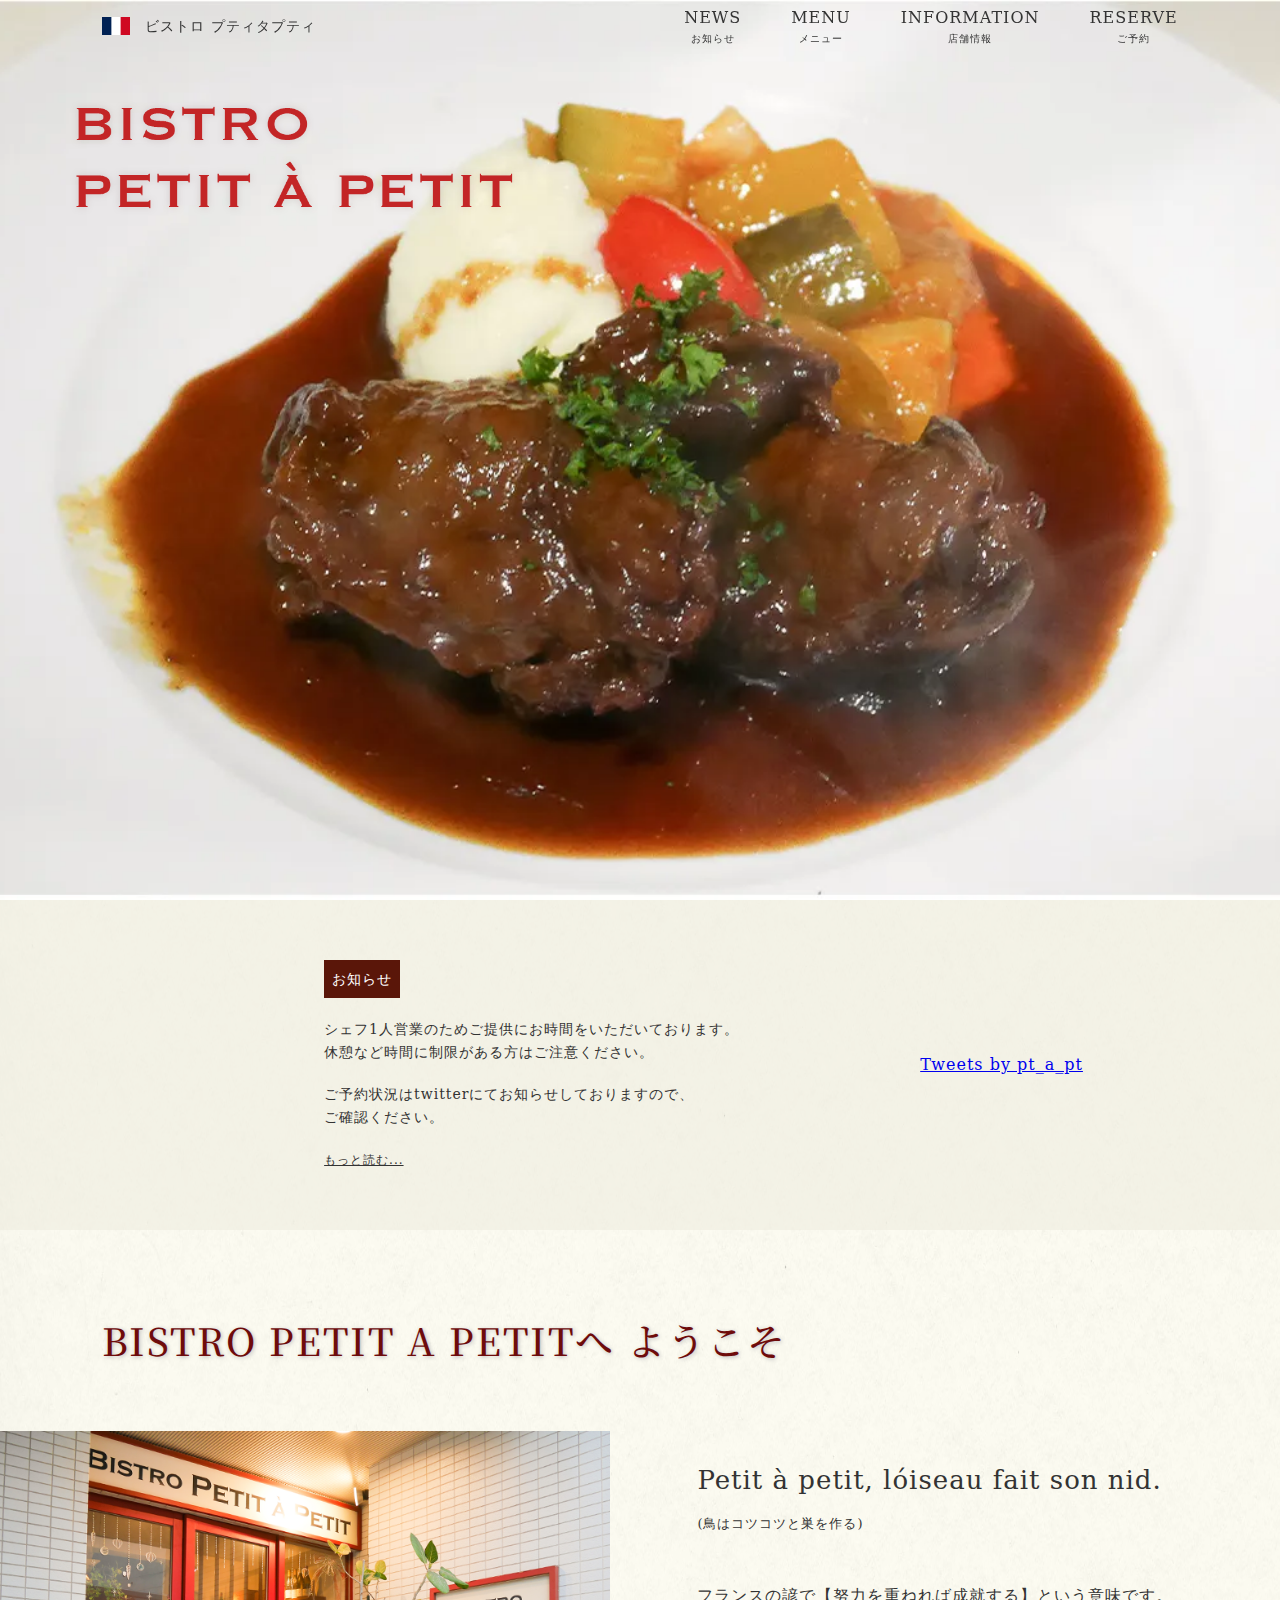
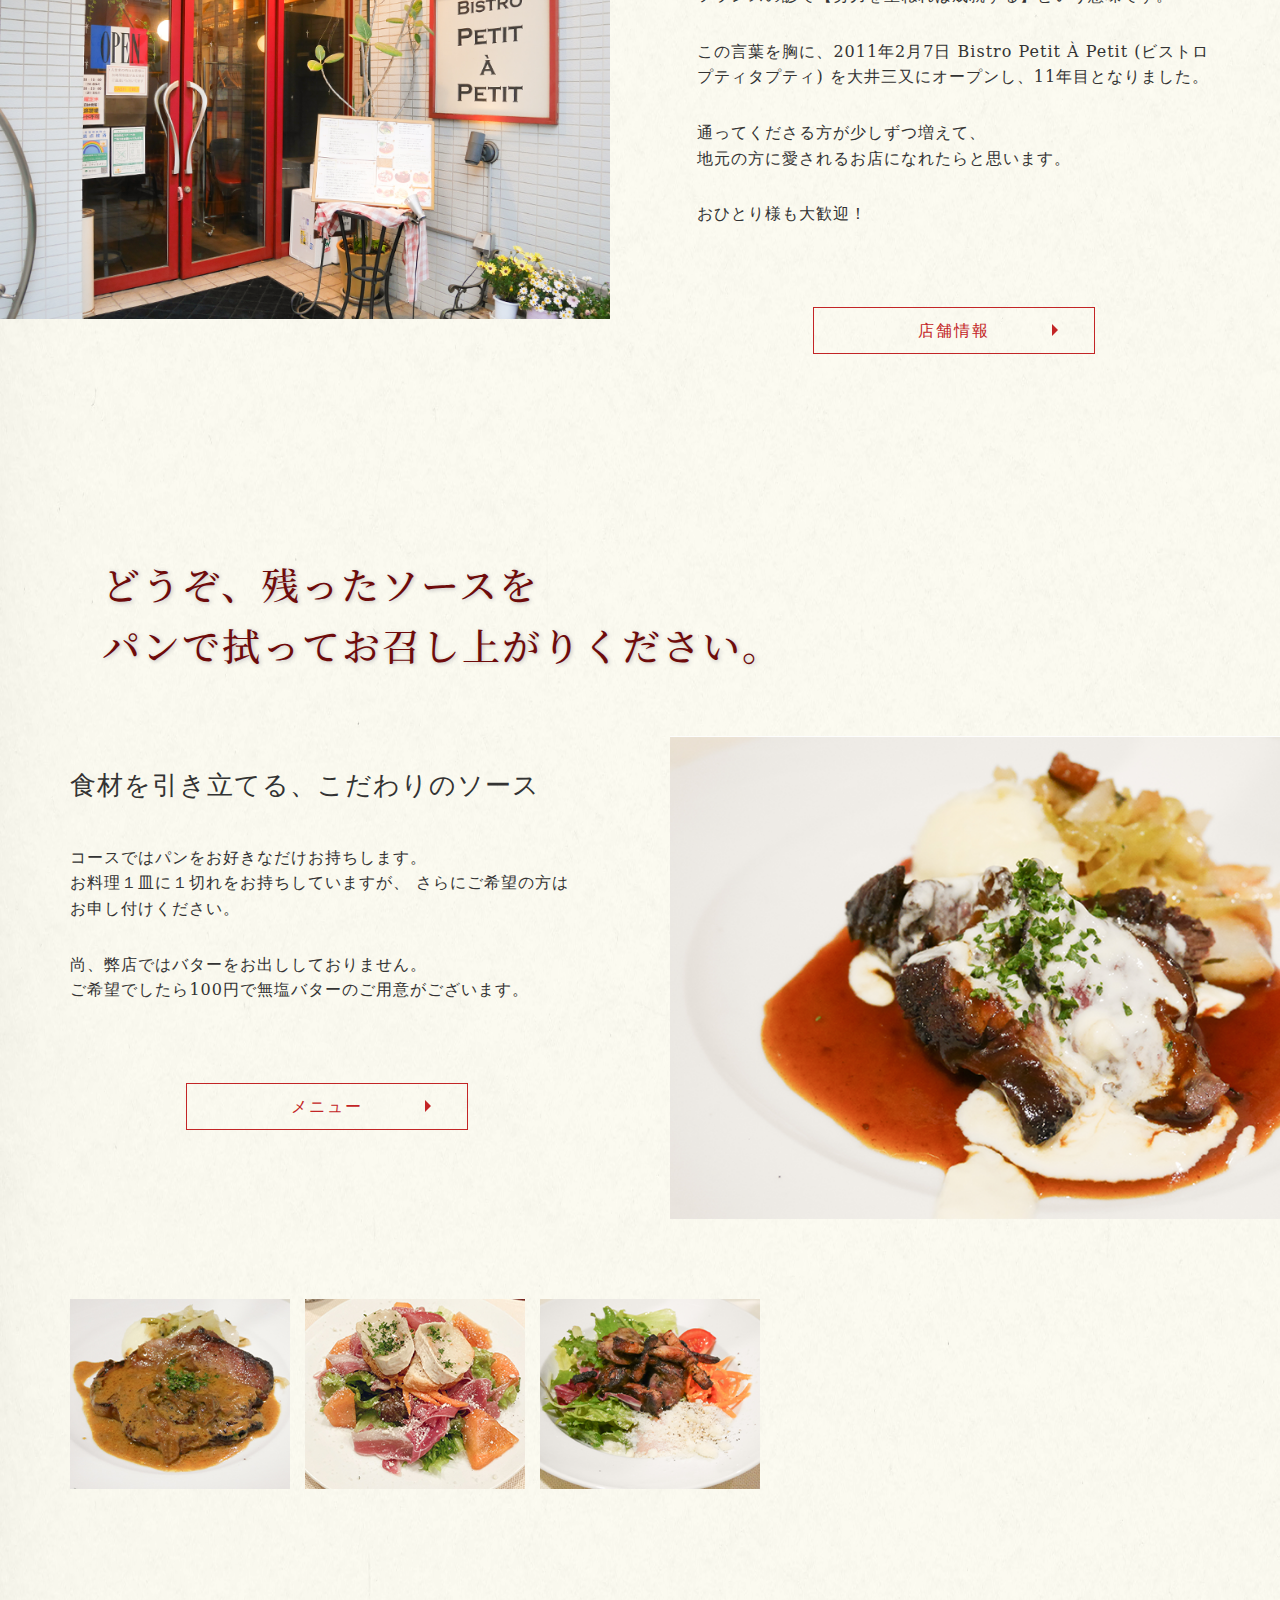
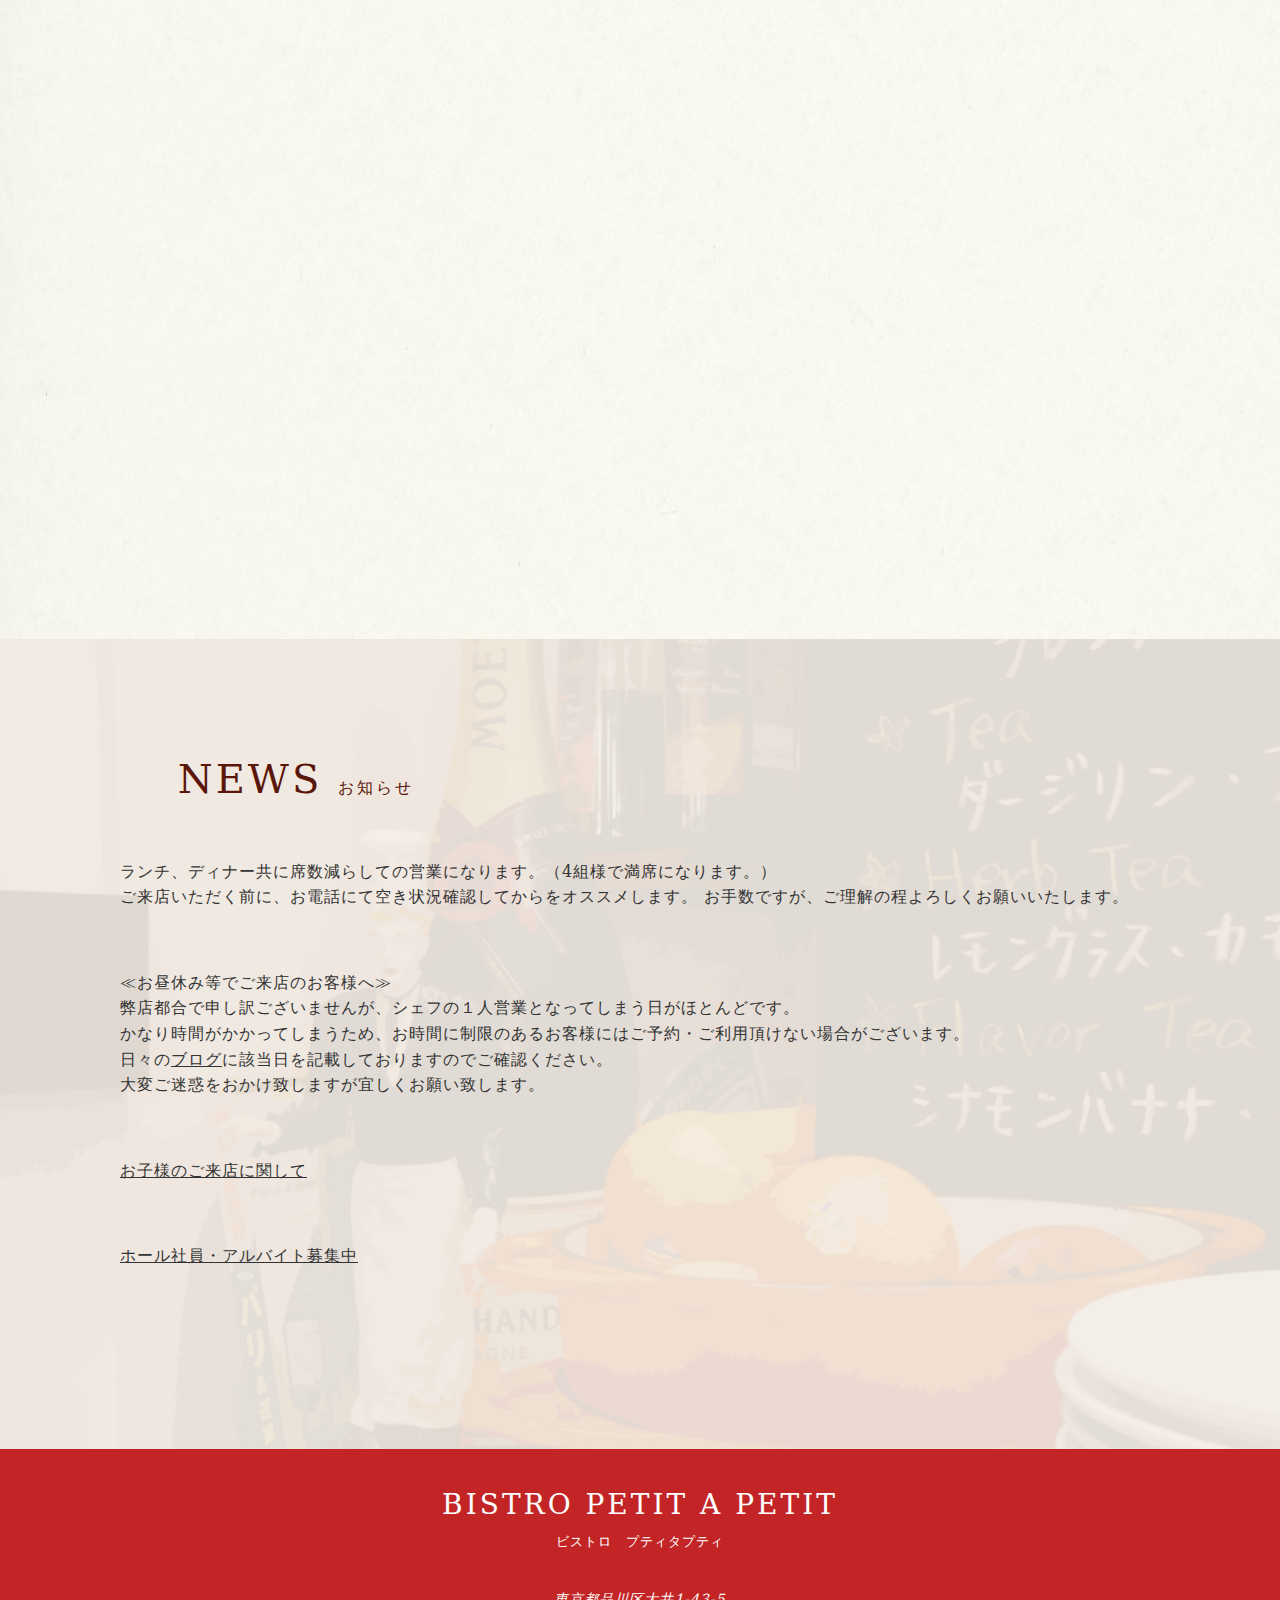
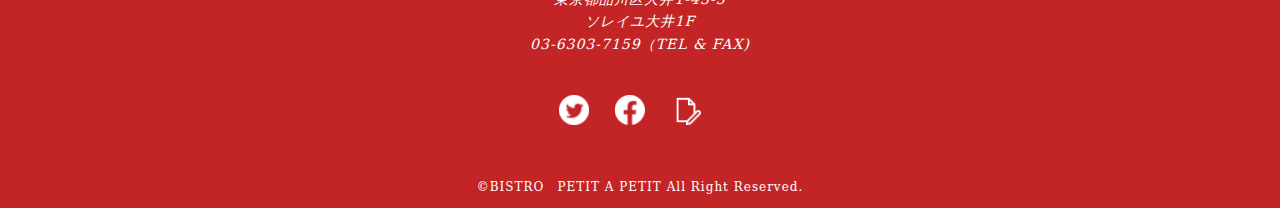
<file: index.html>
<!doctype html>
<html lang="ja">
<head>
<meta charset="UTF-8">
<title>BISTRO PETIT A PETIT</title>
<link href="images/favicon.png" rel="icon" type="image/x-icon"/>
<link rel="apple-touch-icon" href="images/favicon.png">
<meta name="format-detection" content="telephone=no">
<meta name="robots" content="noindex">
<meta name = "viewport" content = "width = device-width, initial-scale=1, user-scalable=yes">
<link rel="stylesheet" href="assets/reset.css">
<link rel="stylesheet" href="assets/common.css">
<link rel="stylesheet" href="assets/top.css">
<link rel="stylesheet" href="https://unpkg.com/swiper@8/swiper-bundle.min.css"/>
<!--google fonts-->    
<link rel="preconnect" href="https://fonts.googleapis.com">
<link rel="preconnect" href="https://fonts.gstatic.com" crossorigin>
<link href="https://fonts.googleapis.com/css2?family=Noto+Serif+JP&display=swap" rel="stylesheet">
</head>

<body>
<!--header-->
<header class="header">
  <div class="header__inner"> <a class="header-logo" href="index.html"><img src="images/national_flag.png" alt="フランス国旗">
    <h1>ビストロ プティタプティ</h1>
    </a>
    <nav class="gnav">
      <ul>
        <li><a class="news"  href="#news"><span class="gnav-english">NEWS</span><span class="gnav-ja">お知らせ</span></a></li>
        <li><a href="menu.html"><span class="gnav-english">MENU</span><span class="gnav-ja">メニュー</span></a></li>
        <li><a href="information.html"><span class="gnav-english">INFORMATION </span><span class="gnav-ja">店舗情報</span></a></li>
        <li><a href="reserve.html"><span class="gnav-english">RESERVE </span><span class="gnav-ja">ご予約</span></a></li>
      </ul>
    </nav>
    <div class="open-btn-area"> <span class="open-btn first"></span> <span class="open-btn second"></span> <span class="open-btn therd"></span> </div>
  </div>
</header>
<!--header--> 
<!--mainvisual-->
<div class="mainvisual">
  <div class="swiper-wrapper">
    <div  class="swiper-slide"> <img  src="images/mainvisual_1.webp" alt="仔牛スネ肉の赤ワイン煮"></div>
    <div class="swiper-slide"><img src="images/mainvisual_2.webp" alt="鴨胸肉のロースト"></div>
    <div class="swiper-slide"><img src="images/mainvisual_3.webp" alt="帆立貝柱のムーステリーヌ"></div>
    <div class="swiper-slide"><img src="images/mainvisual_4.webp" alt="本日の魚のポワレ"></div>
  </div>
  <img class="mainvisual-logo" src="images/mainvisual_logo.png" alt="BISTRO PETIT A PETIT"> </div>

<!--mainvisual--> 
<!--twitter,announce-->
<main>
  <div class="inportant-container">
    <div class="main__head-important">
      <div class="important-announce">
        <span class="announce-icon">お知らせ</span>
        <p>シェフ1人営業のためご提供にお時間をいただいております。<br>
          休憩など時間に制限がある方はご注意ください。
        </p>
        <p>ご予約状況はtwitterにてお知らせしておりますので、<br>
          ご確認ください。
        </p>
          <a href="#news">もっと読む...</a>
      </div>
      <div class="important-twitter"> <a class="twitter-timeline" data-width="400" data-height="300" href="https://twitter.com/pt_a_pt?ref_src=twsrc%5Etfw">Tweets by pt_a_pt</a> <script async src="https://platform.twitter.com/widgets.js" charset="utf-8"></script></div>
    </div>
  </div>
<!--twitter,announce--> 
<!--section-about-->
  <section class="section-about">
    <div class="title__container">
      <h2 class="section-about-title">BISTRO<br class="none">
          PETIT A PETITへ <br class="tb-none"> ようこそ</h2>
    </div>
    <div class="section-about__wrapper"> 
      <div class="section-about__message">
        <h3 class="message__title">Petit à petit, lóiseau fait son nid. <br>
          <span>(鳥はコツコツと巣を作る)</span></h3>
        <div class="message__text">
          <p>フランスの諺で【努力を重ねれば成就する】という意味です。</p>
          <p> この言葉を胸に、2011年2月7日 Bistro Petit À Petit
            (ビストロ プティタプティ) を大井三又にオープンし、11年目となりました。</p>
          <p>通ってくださる方が少しずつ増えて、<br>
            地元の方に愛されるお店になれたらと思います。</p>
            <p>おひとり様も大歓迎！</p>
        </div>
        <a class="btn" href="information.html">店舗情報</a>
      </div>
    　<img src="images/about_img.jpg" alt="店頭写真">
    </div>
  </section>
<!--section-about--> 
<!--section-commitment-->
  <section class="section-commitment">
    <div class="title__container">
      <h2 class="section-commitment-title">どうぞ、残ったソースを<br>パンで拭って<br class="tb-none">お召し上がりください。</h2>
    </div>
    <div class="section-commitment__wrapper">
      <div class="section-commitment__message">
        <h3 class="message__title">食材を引き立てる、こだわりのソース</h3>
        <div class="message__text">
          <p>コースではパンをお好きなだけお持ちします。<br>
            お料理１皿に１切れをお持ちしていますが、
            さらにご希望の方はお申し付けください。</p>
          <p>尚、弊店ではバターをお出ししておりません。<br>
            ご希望でしたら100円で無塩バターのご用意がございます。</p>
        </div>
        <a class="btn" href="menu.html">メニュー</a>
      </div>
    　<img src="images/commitment_img_1.jpg" alt="牛サガリのソテーブルーチーズソース">
    </div>
    <div class="section-commitment__images"> <img src="images/commitment_img_2.jpg" alt="豚肩ロースのソテー"> <img src="images/commitment_img_3.jpg" alt="柿とシェーブルチーズのサラダ"> <img src="images/commitment_img_4.jpg" alt="レバーとハツのリヨン風サラダ"> </div>
  </section>
<!--section-commitment-->
  <div class="punctuate-image"></div>
<!--section-news-->
  <section id="news" class="section-news">
    <h2 class="title">NEWS <br class="none">
      <span>お知らせ</span></h2>
    <div class="section-news__wrapper">
    <ul>
      <li>ランチ、ディナー共に席数減らしての営業になります。（4組様で満席になります。）<br>
        ご来店いただく前に、お電話にて空き状況確認してからをオススメします。 お手数ですが、ご理解の程よろしくお願いいたします。</li>
      <li>
        <h3>≪お昼休み等でご来店のお客様へ≫</h3>
        弊店都合で申し訳ございませんが、シェフの１人営業となってしまう日がほとんどです。<br>
        かなり時間がかかってしまうため、お時間に制限のあるお客様にはご予約・ご利用頂けない場合がございます。<br>
        日々の<a href="https://ameblo.jp/pt-a-pt/entry-12746578525.html">ブログ</a>に該当日を記載しておりますのでご確認ください。<br>
        大変ご迷惑をおかけ致しますが宜しくお願い致します。 </li>
      <li><a href="news_child.html">お子様のご来店に関して</a></li>
      <li><a href="news_recruit.html">ホール社員・アルバイト募集中</a></li>
    </ul>
   </div>
  </section>
<!--section-news--> 
</main>
<!--footer-->
<footer class="footer">
  <div class="footer__inner">
    <div class="shopinfo-name"> <p>BISTRO <br class="none">PETIT A PETIT <br>
      <span>ビストロ　プティタプティ</span> </p>
    </div>
    <address class="shopinfo-address">
    東京都品川区大井1-43-5　<br>
    ソレイユ大井1F <br>
    03-6303-7159（TEL & FAX)
    </address>
    <div class="sns"> <a href="https://twitter.com/pt_a_pt?ref_src=twsrc%5Etfw%7Ctwcamp%5Eembeddedtimeline%7Ctwterm%5Eprofile%3Apt_a_pt%7Ctwgr%5Ee30%3D&ref_url=file%3A%2F%2F%2FUsers%2Fmana%2FDesktop%2F%25E5%258D%2592%25E6%25A5%25AD%25E5%2588%25B6%25E4%25BD%259C%2FBISTRO%2520PETIT%2520A%2520PETIT%2Findex.html"><img src="images/twitter.png" alt="twitter"></a> <a href="https://www.facebook.com/ooiptapt/"><img src="images/facebook.png" alt="facebook"></a> <a href="https://ameblo.jp/pt-a-pt/entry-12746578525.html"><img src="images/blog.png" alt="amebablog"></a> </div>
    <small>&copy;BISTRO　PETIT A PETIT All Right Reserved.</small>
  </div>
</footer>
<!--footer--> 
<a href="#">
<div class="scroll-top"></div>
</a> 
<!--ここからjQuery--> 
<script src="https://code.jquery.com/jquery-3.4.1.min.js"
    integrity="sha256-CSXorXvZcTkaix6Yvo6HppcZGetbYMGWSFlBw8HfCJo=" crossorigin="anonymous"></script> 

<!--swiper--> 
<script src="https://unpkg.com/swiper@8/swiper-bundle.min.js"></script> 
<script>
    //mainvisual swiper---

      var swiper = new Swiper(".mainvisual", {
          
          speed: 1000,//表示が切り替わるスピード
          autoplay:{
          delay: 5000,//表示されている時間
          disableOnInteraction: false, //オートプレイ
        },
          loop: true,
          loopAdditionalSlides: 1, //無限ループ   
         effect: 'fade',　//フェード
        });
    //mainvisual swiper---
    
    
    
    
    //ハンバーガーbtn---

        $(".open-btn-area").click(function(){
            $(".gnav,.header-logo,.open-btn").toggleClass("active");
            });
    
    //ページ内linkに飛んだ際 gnav閉じる、btnとlogo戻す
        $(".news").click(function(){
           $(".gnav,.header-logo,.open-btn").removeClass("active");
            });

    //ハンバーガーbtn---

    
    
    
    
    
    //-scroll top btn---
   
        var width = $(window).innerWidth();
    
    
        if(width < 992){
        
        let btn = $(".scroll-top");
        btn.hide();
        
        $(window).scroll(function(){
            console.log ($(this).scrollTop());
                if($(this).scrollTop()>1500){
                btn.fadeIn();
                }else{btn.fadeOut();
                }
            });
        
        
        btn.click(function(event){event.preventDefault();
            $("body,html").animate({
                scrollTop:0},500);
            });
        };
    
    //-scroll top btn---  
       
    


    
    //header スクロールしたらbg color---
                    
        $(window).scroll(function(){
            console.log ($(this).scrollTop());
                if($(this).scrollTop()>150){
                    $(".header").addClass("color");
                }else{
                   $(".header").removeClass("color");
                };   
            });
</script>
</body>
</html>
</file>
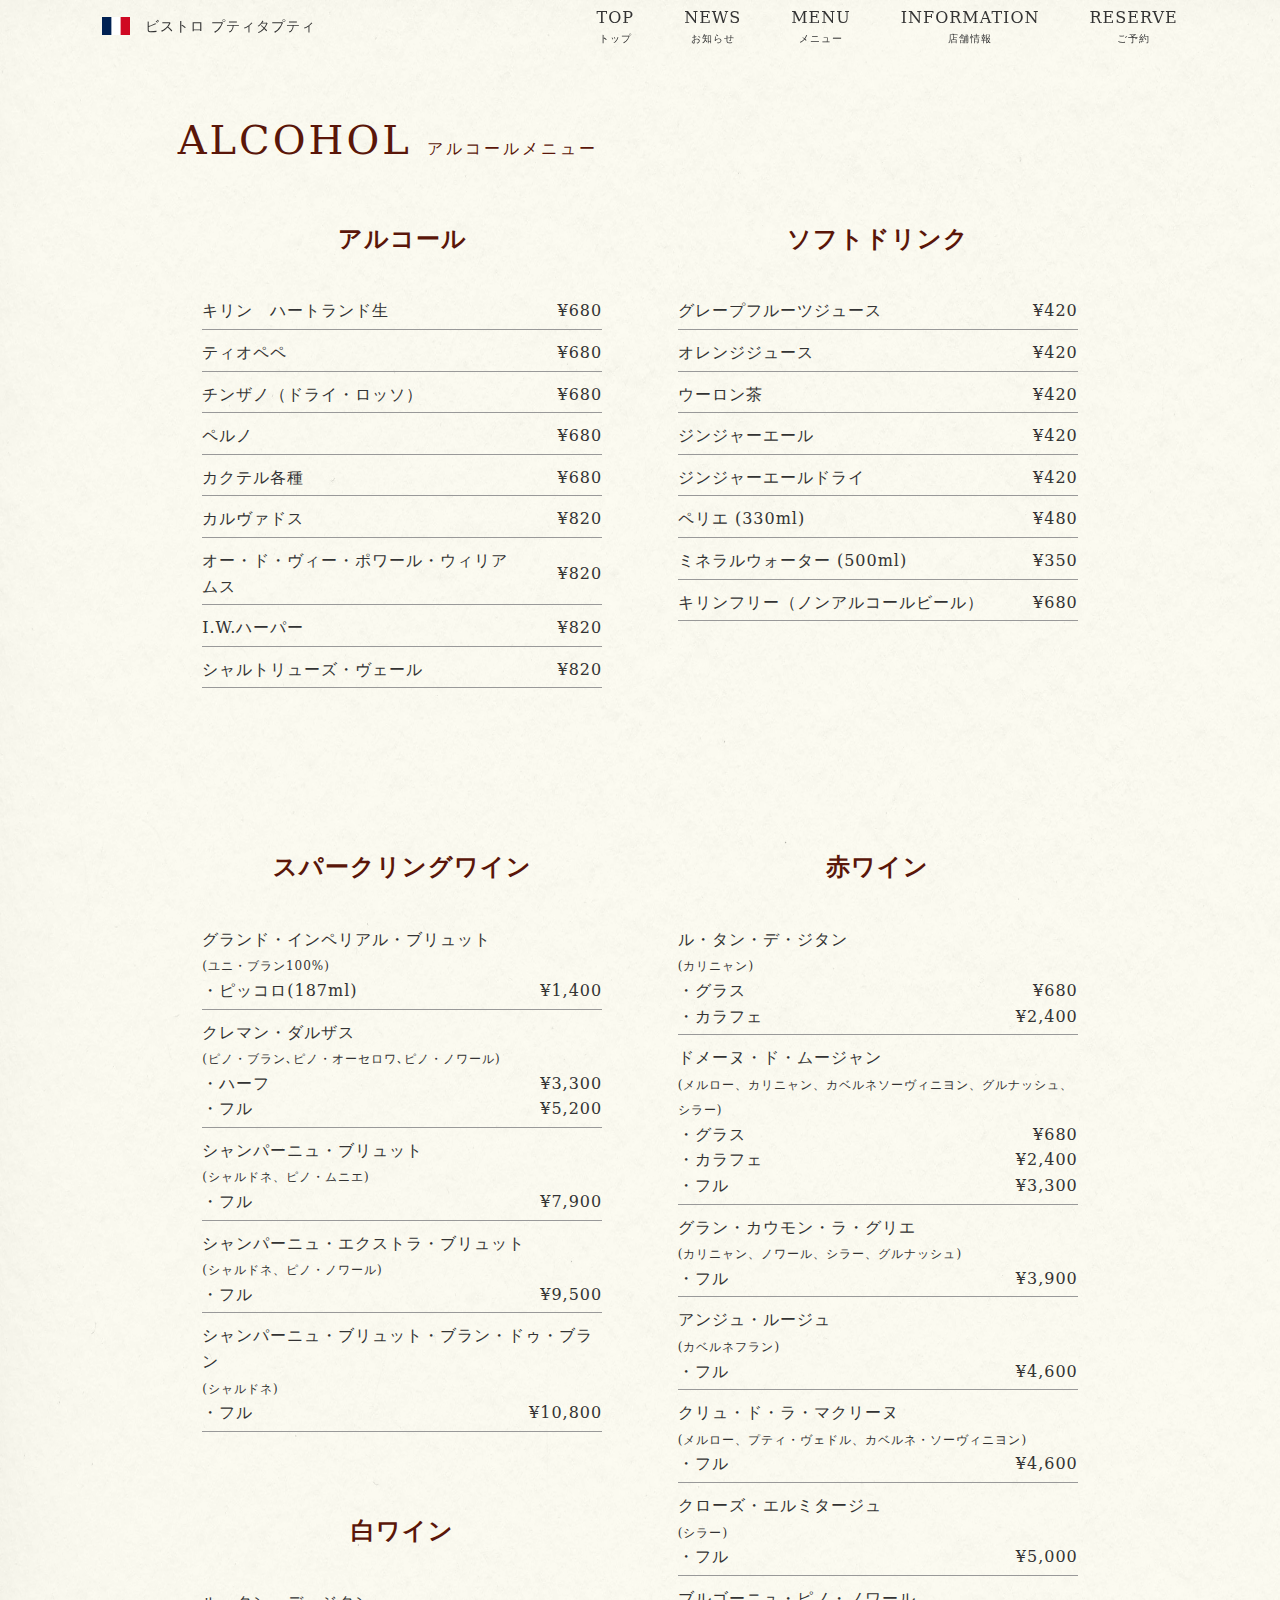
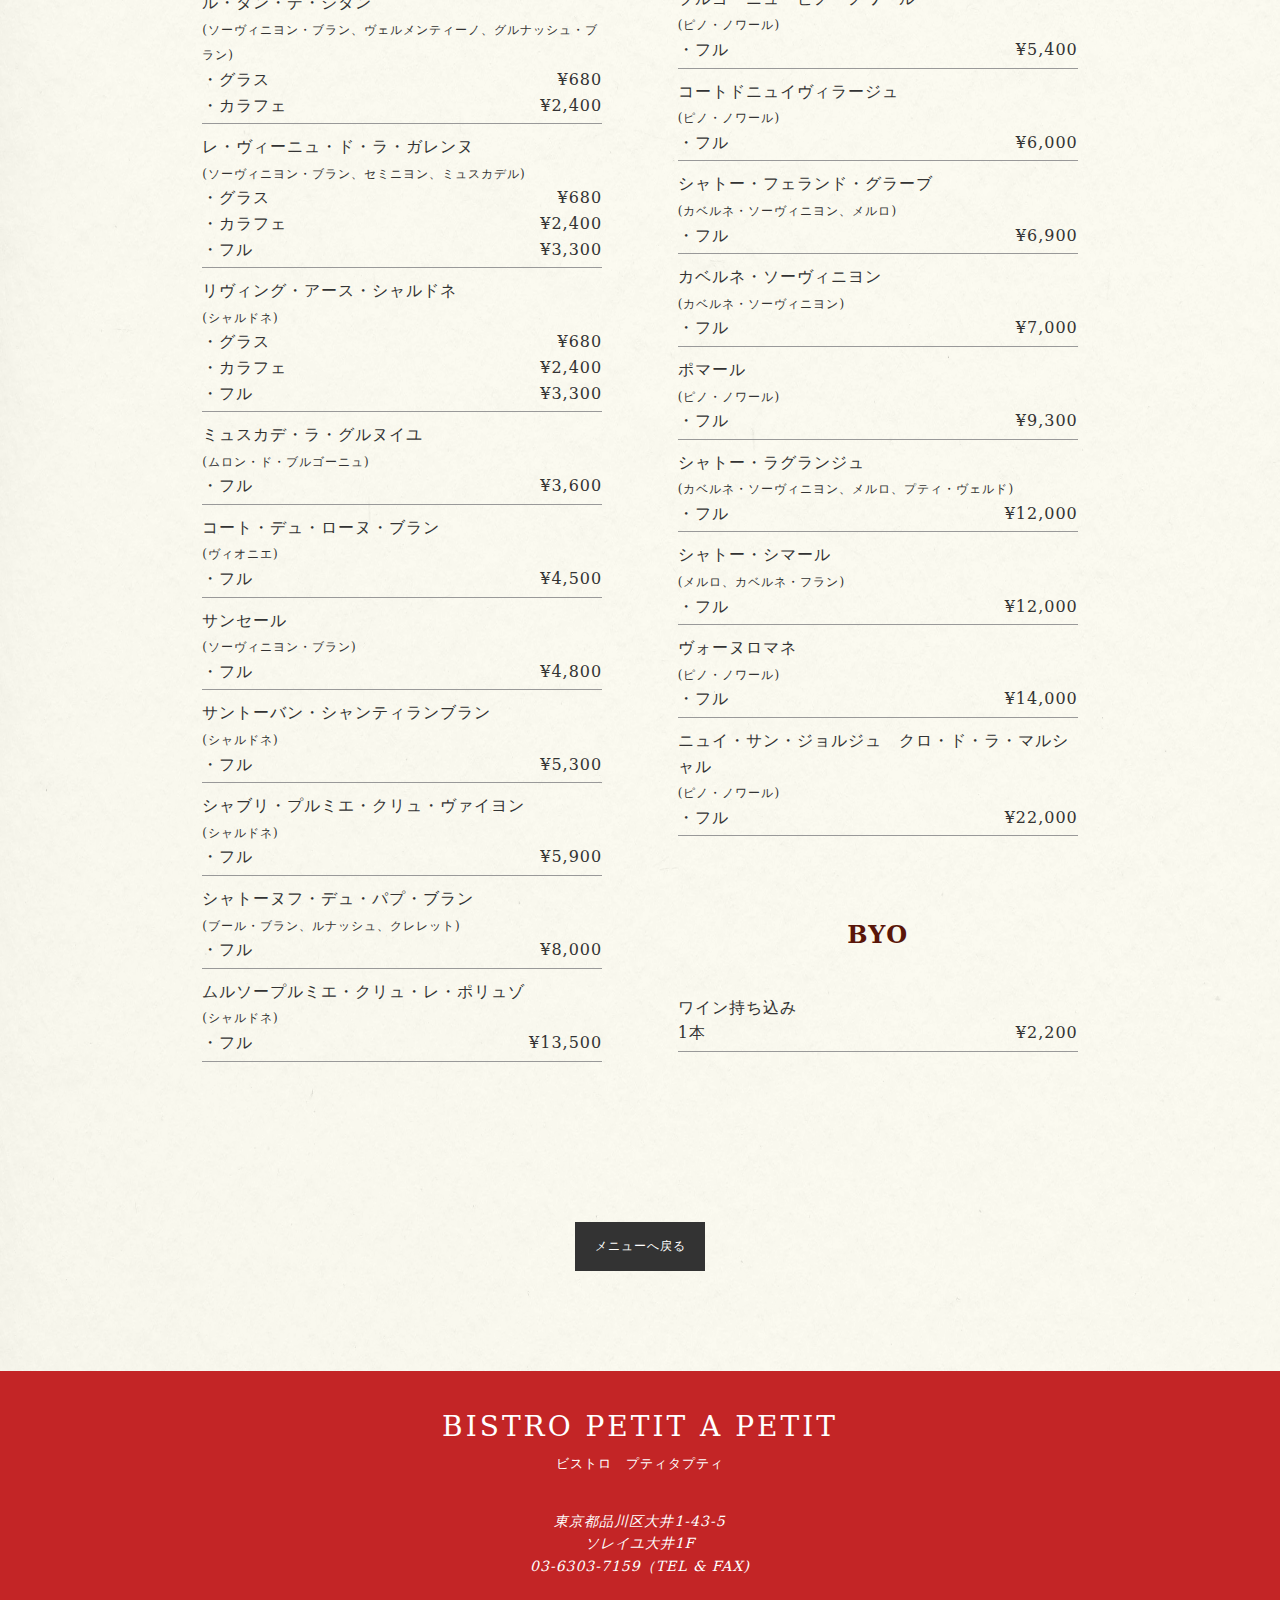
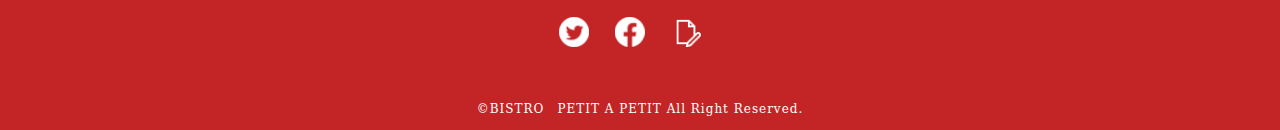
<file: drink.html>
<!doctype html>
<html lang="ja">
<head>
<meta charset="UTF-8">
<title>BISTRO PETIT A PETIT</title>
<link href="images/favicon.png" rel="icon" type="image/x-icon"/>
<link rel="apple-touch-icon" href="images/favicon.png">
<meta name = "viewport" content = "width = device-width, initial-scale=1, user-scalable=yes">
<meta name="format-detection" content="telephone=no">   
<link rel="stylesheet" href="assets/reset.css">
<link rel="stylesheet" href="assets/common.css">
<link rel="stylesheet" href="assets/drink.css">
</head>
<body>
<!--header-->
<header class="header">
  <div class="header__inner"> <a class="header-logo" href="index.html"><img src="images/national_flag.png" alt="フランス国旗">
    <h1>ビストロ プティタプティ</h1>
    </a>
    <div class="open-btn-area"> <span class="open-btn first"></span> <span class="open-btn second"></span> <span class="open-btn therd"></span> </div>
    <nav class="gnav">
      <ul>
        <li><a href="index.html"><span class="gnav-english">TOP</span><span class="gnav-ja">トップ</span></a></li>
        <li><a class="news" href="index.html#news"><span class="gnav-english">NEWS</span><span class="gnav-ja">お知らせ</span></a></li>
        <li><a href="menu.html"><span class="gnav-english">MENU</span><span class="gnav-ja">メニュー</span></a></li>
        <li><a href="information.html"><span class="gnav-english">INFORMATION </span><span class="gnav-ja">店舗情報</span></a></li>
        <li><a href="reserve.html"><span class="gnav-english">RESERVE </span><span class="gnav-ja">ご予約</span></a></li>
      </ul>
    </nav>
  </div>
</header>
<!--header-->
<main class="top_margin">
  <h2 class="title">ALCOHOL <br class="none">
    <span>アルコールメニュー</span></h2>
<!--drink section-top--> 

<!--alcohol-->
  <section class="section-alcohol__top">
    <div class="section-alcohol__top-alcohol">
      <h3>アルコール</h3>
      <div>
        <div class="item-flex">
          <h4>キリン　ハートランド生</h4>
          <span>¥680</span> </div>
        <div class="item-flex">
          <h4>ティオペペ</h4>
          <span>¥680</span> </div>
        <div class="item-flex">
          <h4>チンザノ（ドライ・ロッソ）</h4>
          <span>¥680</span> </div>
        <div class="item-flex">
          <h4>ペルノ</h4>
          <span>¥680</span> </div>
        <div class="item-flex">
          <h4>カクテル各種</h4>
          <span>¥680</span> </div>
        <div class="item-flex">
          <h4>カルヴァドス</h4>
          <span>¥820</span> </div>
        <div class="item-flex">
          <h4>オー・ド・ヴィー・ポワール・ウィリアムス</h4>
          <span>¥820</span></div>
        <div class="item-flex">
          <h4>I.W.ハーパー</h4>
          <span>¥820</span> </div>
        <div class="item-flex">
          <h4>シャルトリューズ・ヴェール</h4>
          <span>¥820</span> </div>
      </div>
    </div>
<!--soft drink-->
    <div class="section-alcohol__top-soft">
      <h3>ソフトドリンク</h3>
      <div>
        <div class="item-flex">
          <h4>グレープフルーツジュース</h4>
          <span>¥420</span> </div>
        <div class="item-flex">
          <h4>オレンジジュース</h4>
          <span>¥420</span> </div>
        <div class="item-flex">
          <h4>ウーロン茶</h4>
          <span>¥420</span> </div>
        <div class="item-flex">
          <h4>ジンジャーエール</h4>
          <span>¥420</span> </div>
        <div class="item-flex">
          <h4>ジンジャーエールドライ</h4>
          <span>¥420</span> </div>
        <div class="item-flex">
          <h4>ペリエ (330ml)</h4>
          <span>¥480</span> </div>
        <div class="item-flex">
          <h4>ミネラルウォーター (500ml)</h4>
          <span>¥350</span> </div>
        <div class="item-flex">
          <h4>キリンフリー（ノンアルコールビール）</h4>
          <span>¥680</span> </div>
      </div>
    </div>
  </section>
<!--drink section-top--> 
  
<!--drink section-under-->
  <section class="section-alcohol__under"> 
    <!--sparkring wine-->
    <div class="section-alcohol__under__wrapper-left">
      <div class="alcohol__under-sparkring">
        <h3>スパークリングワイン</h3>
        <div class="alcohol__under-items">
          <div class="item-h"> グランド・インペリアル・ブリュット<br>
            <span>(ユニ・ブラン100%)</span> </div>
          <div class="item-r"> <span>・ピッコロ(187ml)</span> <span>¥1,400</span> </div>
        </div>
        <div class="alcohol__under-items">
          <div class="item-h"> クレマン・ダルザス<br>
            <span>(ピノ・ブラン､ピノ・オーセロワ､ピノ・ノワール)</span> </div>
          <div class="item-r"> <span>・ハーフ</span> <span>¥3,300</span> </div>
          <div class="item-r"> <span>・フル</span> <span>¥5,200</span> </div>
        </div>
        <div class="alcohol__under-items">
          <div class="item-h"> シャンパーニュ・ブリュット<br>
            <span>(シャルドネ、ピノ・ムニエ)</span> </div>
          <div class="item-r"> <span>・フル</span> <span>¥7,900</span> </div>
        </div>
        <div class="alcohol__under-items">
          <div class="item-h"> シャンパーニュ・エクストラ・ブリュット<br>
            <span>(シャルドネ、ピノ・ノワール)</span> </div>
          <div class="item-r"> <span>・フル</span> <span>¥9,500</span> </div>
        </div>
        <div class="alcohol__under-items">
          <div class="item-h"> シャンパーニュ・ブリュット・ブラン・ドゥ・ブラン<br>
            <span>(シャルドネ)</span> </div>
          <div class="item-r"> <span>・フル</span> <span>¥10,800</span> </div>
        </div>
      </div>
<!--sparkring wine--> 
<!--wite whine-->
      <div class="alcohol__under-white">
        <h3>白ワイン</h3>
        <div class="alcohol__under-items">
          <div class="item-h"> ル・タン・デ・ジタン<br>
            <span>(ソーヴィニヨン・ブラン、ヴェルメンティーノ、グルナッシュ・ブラン)</span> </div>
          <div class="item-r"> <span>・グラス </span> <span>¥680</span> </div>
          <div class="item-r"> <span>・カラフェ </span> <span>¥2,400</span> </div>
        </div>
        <div class="alcohol__under-items">
          <div class="item-h"> レ・ヴィーニュ・ド・ラ・ガレンヌ<br>
            <span>(ソーヴィニヨン・ブラン、セミニヨン、ミュスカデル)</span> </div>
          <div class="item-r"> <span>・グラス</span> <span>¥680</span> </div>
          <div class="item-r"> <span>・カラフェ</span> <span>¥2,400</span> </div>
          <div class="item-r"> <span>・フル</span> <span>¥3,300</span> </div>
        </div>
        <div class="alcohol__under-items">
          <div class="item-h"> リヴィング・アース・シャルドネ<br>
            <span>(シャルドネ)</span> </div>
          <div class="item-r"> <span>・グラス</span> <span>¥680</span> </div>
          <div class="item-r"> <span>・カラフェ</span> <span>¥2,400</span> </div>
          <div class="item-r"> <span>・フル</span> <span>¥3,300</span> </div>
        </div>
        <div class="alcohol__under-items">
          <div class="item-h"> ミュスカデ・ラ・グルヌイユ<br>
            <span>(ムロン・ド・ブルゴーニュ)</span> </div>
          <div class="item-r"> <span>・フル </span> <span>¥3,600</span> </div>
        </div>
        <div class="alcohol__under-items">
          <div class="item-h"> コート・デュ・ローヌ・ブラン<br>
            <span>(ヴィオニエ)</span> </div>
          <div class="item-r"> <span>・フル </span> <span>¥4,500</span> </div>
        </div>
        <div class="alcohol__under-items">
          <div class="item-h"> サンセール<br>
            <span>(ソーヴィニヨン・ブラン)</span> </div>
          <div class="item-r"> <span>・フル </span> <span>¥4,800</span> </div>
        </div>
        <div class="alcohol__under-items">
          <div class="item-h"> サントーバン・シャンティランブラン<br>
            <span>(シャルドネ)</span> </div>
          <div class="item-r"> <span>・フル </span> <span>¥5,300</span> </div>
        </div>
        <div class="alcohol__under-items">
          <div class="item-h"> シャブリ・プルミエ・クリュ・ヴァイヨン<br>
            <span>(シャルドネ)</span> </div>
          <div class="item-r"> <span>・フル </span> <span>¥5,900</span> </div>
        </div>
        <div class="alcohol__under-items">
          <div class="item-h"> シャトーヌフ・デュ・パプ・ブラン<br>
            <span>(ブール・ブラン、ルナッシュ、クレレット)</span> </div>
          <div class="item-r"> <span>・フル </span> <span>¥8,000</span> </div>
        </div>
        <div class="alcohol__under-items">
          <div class="item-h"> ムルソープルミエ・クリュ・レ・ポリュゾ<br>
            <span>(シャルドネ)</span> </div>
          <div class="item-r"> <span>・フル </span> <span>¥13,500</span> </div>
        </div>
      </div>
    </div>
<!--white wine--> 
<!--red wine-->
    <div class="section-alcohol__under__wrapper-right">
      <div class="alcohol__under-red">
        <h3>赤ワイン</h3>
        <div class="alcohol__under-items">
          <div class="item-h"> ル・タン・デ・ジタン<br>
            <span>(カリニャン)</span> </div>
          <div class="item-r"> <span>・グラス </span> <span>¥680</span> </div>
          <div class="item-r"> <span>・カラフェ </span> <span>¥2,400</span> </div>
        </div>
        <div class="alcohol__under-items">
          <div class="item-h"> ドメーヌ・ド・ムージャン<br>
            <span>(メルロー、カリニャン、カベルネソーヴィニヨン、グルナッシュ、シラー)</span> </div>
          <div class="item-r"> <span>・グラス </span> <span>¥680</span> </div>
          <div class="item-r"> <span>・カラフェ </span> <span>¥2,400</span> </div>
          <div class="item-r"> <span>・フル</span> <span>¥3,300</span> </div>
        </div>
        <div class="alcohol__under-items">
          <div class="item-h"> グラン・カウモン・ラ・グリエ<br>
            <span>(カリニャン、ノワール、シラー、グルナッシュ)</span> </div>
          <div class="item-r"> <span>・フル</span> <span>¥3,900</span> </div>
        </div>
        <div class="alcohol__under-items">
          <div class="item-h"> アンジュ・ルージュ<br>
            <span>(カベルネフラン)</span> </div>
          <div class="item-r"> <span>・フル</span> <span>¥4,600</span> </div>
        </div>
        <div class="alcohol__under-items">
          <div class="item-h"> クリュ・ド・ラ・マクリーヌ<br>
            <span>(メルロー、プティ・ヴェドル、カベルネ・ソーヴィニヨン)</span> </div>
          <div class="item-r"> <span>・フル</span> <span>¥4,600</span> </div>
        </div>
        <div class="alcohol__under-items">
          <div class="item-h"> クローズ・エルミタージュ<br>
            <span>(シラー)</span> </div>
          <div class="item-r"> <span>・フル</span> <span>¥5,000</span> </div>
        </div>
        <div class="alcohol__under-items">
          <div class="item-h"> ブルゴーニュ・ピノ・ノワール<br>
            <span>(ピノ・ノワール)</span> </div>
          <div class="item-r"> <span>・フル</span> <span>¥5,400</span> </div>
        </div>
        <div class="alcohol__under-items">
          <div class="item-h"> コートドニュイヴィラージュ<br>
            <span>(ピノ・ノワール)</span> </div>
          <div class="item-r"> <span>・フル</span> <span>¥6,000</span> </div>
        </div>
        <div class="alcohol__under-items">
          <div class="item-h"> シャトー・フェランド・グラーブ<br>
            <span>(カベルネ・ソーヴィニヨン、メルロ)</span> </div>
          <div class="item-r"> <span>・フル</span> <span>¥6,900</span> </div>
        </div>
        <div class="alcohol__under-items">
          <div class="item-h"> カベルネ・ソーヴィニヨン<br>
            <span>(カベルネ・ソーヴィニヨン)</span> </div>
          <div class="item-r"> <span>・フル</span> <span>¥7,000</span> </div>
        </div>
        <div class="alcohol__under-items">
          <div class="item-h"> ポマール<br>
            <span>(ピノ・ノワール)</span> </div>
          <div class="item-r"> <span>・フル</span> <span>¥9,300</span> </div>
        </div>
        <div class="alcohol__under-items">
          <div class="item-h"> シャトー・ラグランジュ<br>
            <span>(カベルネ・ソーヴィニヨン、メルロ、プティ・ヴェルド)</span> </div>
          <div class="item-r"> <span>・フル</span> <span>¥12,000</span> </div>
        </div>
        <div class="alcohol__under-items">
          <div class="item-h"> シャトー・シマール<br>
            <span> (メルロ、カベルネ・フラン)</span> </div>
          <div class="item-r"> <span>・フル</span> <span>¥12,000</span> </div>
        </div>
        <div class="alcohol__under-items">
          <div class="item-h"> ヴォーヌロマネ<br>
            <span>(ピノ・ノワール)</span> </div>
          <div class="item-r"> <span>・フル</span> <span>¥14,000</span> </div>
        </div>
        <div class="alcohol__under-items">
          <div class="item-h"> ニュイ・サン・ジョルジュ　クロ・ド・ラ・マルシャル<br>
            <span>(ピノ・ノワール)</span> </div>
          <div class="item-r"> <span>・フル</span> <span>¥22,000</span> </div>
        </div>
      </div>
<!--red wine-->
      <div class="alcohol__under-byo">
        <h3>BYO</h3>
        <div class="alcohol__under-items">
          <div class="item-h"> ワイン持ち込み </div>
          <div class="item-r"> <span>1本</span> <span>¥2,200</span> </div>
        </div>
      </div>
    </div>
  </section>
<!--drink section-under--> 
  <a class="menu_btn" href="menu.html">メニューへ戻る</a> </main>
<!--footer-->
<footer class="footer">
  <div class="footer__inner">
    <div class="shopinfo-name"> <p>BISTRO <br class="none">PETIT A PETIT <br>
      <span>ビストロ　プティタプティ</span> </p></div>
    <address class="shopinfo-address">
    東京都品川区大井1-43-5　<br>
    ソレイユ大井1F <br>
    03-6303-7159（TEL & FAX) 
    </address>
    <div class="sns"> <a href="https://twitter.com/pt_a_pt?ref_src=twsrc%5Etfw%7Ctwcamp%5Eembeddedtimeline%7Ctwterm%5Eprofile%3Apt_a_pt%7Ctwgr%5Ee30%3D&ref_url=file%3A%2F%2F%2FUsers%2Fmana%2FDesktop%2F%25E5%258D%2592%25E6%25A5%25AD%25E5%2588%25B6%25E4%25BD%259C%2FBISTRO%2520PETIT%2520A%2520PETIT%2Findex.html"><img src="images/twitter.png" alt="twitter"></a> <a href="https://www.facebook.com/ooiptapt/"><img src="images/facebook.png" alt="facebook"></a> <a href="https://ameblo.jp/pt-a-pt/entry-12746578525.html"><img src="images/blog.png" alt="amebablog"></a> 
    </div>
    <small>&copy;BISTRO　PETIT A PETIT All Right Reserved.</small>
  </div>
</footer>
<!--footer--> 
<a href="#">
<div class="scroll-top"></div>
</a> 
<!--ここからjQuery--> 
<script src="https://code.jquery.com/jquery-3.4.1.min.js"
    integrity="sha256-CSXorXvZcTkaix6Yvo6HppcZGetbYMGWSFlBw8HfCJo=" crossorigin="anonymous"></script> 
<script>
       //ハンバーガーbtn---------------

        $(".open-btn-area").click(function(){
            $(".gnav,.header-logo,.open-btn").toggleClass("active");
            });
    
    //ページ内linkに飛んだ際 gnav閉じる、btnとlogo戻す
        $(".news").click(function(){
           $(".gnav,.header-logo,.open-btn").removeClass("active");
            });

    //ハンバーガーbtn----------------

    
    
    
    
    
    //-scroll top btn--------------
   
        var width = $(window).innerWidth();
    
    
        if(width < 992){
        
        let btn = $(".scroll-top");
        btn.hide();
        
        $(window).scroll(function(){
            console.log ($(this).scrollTop());
                if($(this).scrollTop()>1500){
                btn.fadeIn();
                }else{btn.fadeOut();
                }
            });
        
        
        btn.click(function(event){event.preventDefault();
            $("body,html").animate({
             scrollTop:0},500);
                });
            };
    
    //-scroll top btn--------------  
       
    


    
    //header スクロールしたらbg color----------
                    
        $(window).scroll(function(){
            console.log ($(this).scrollTop());
                if($(this).scrollTop()>100){
                    $(".header").addClass("color");
                }else{
                   $(".header").removeClass("color");
                };   
            });

</script>
</body>
</html>
</file>
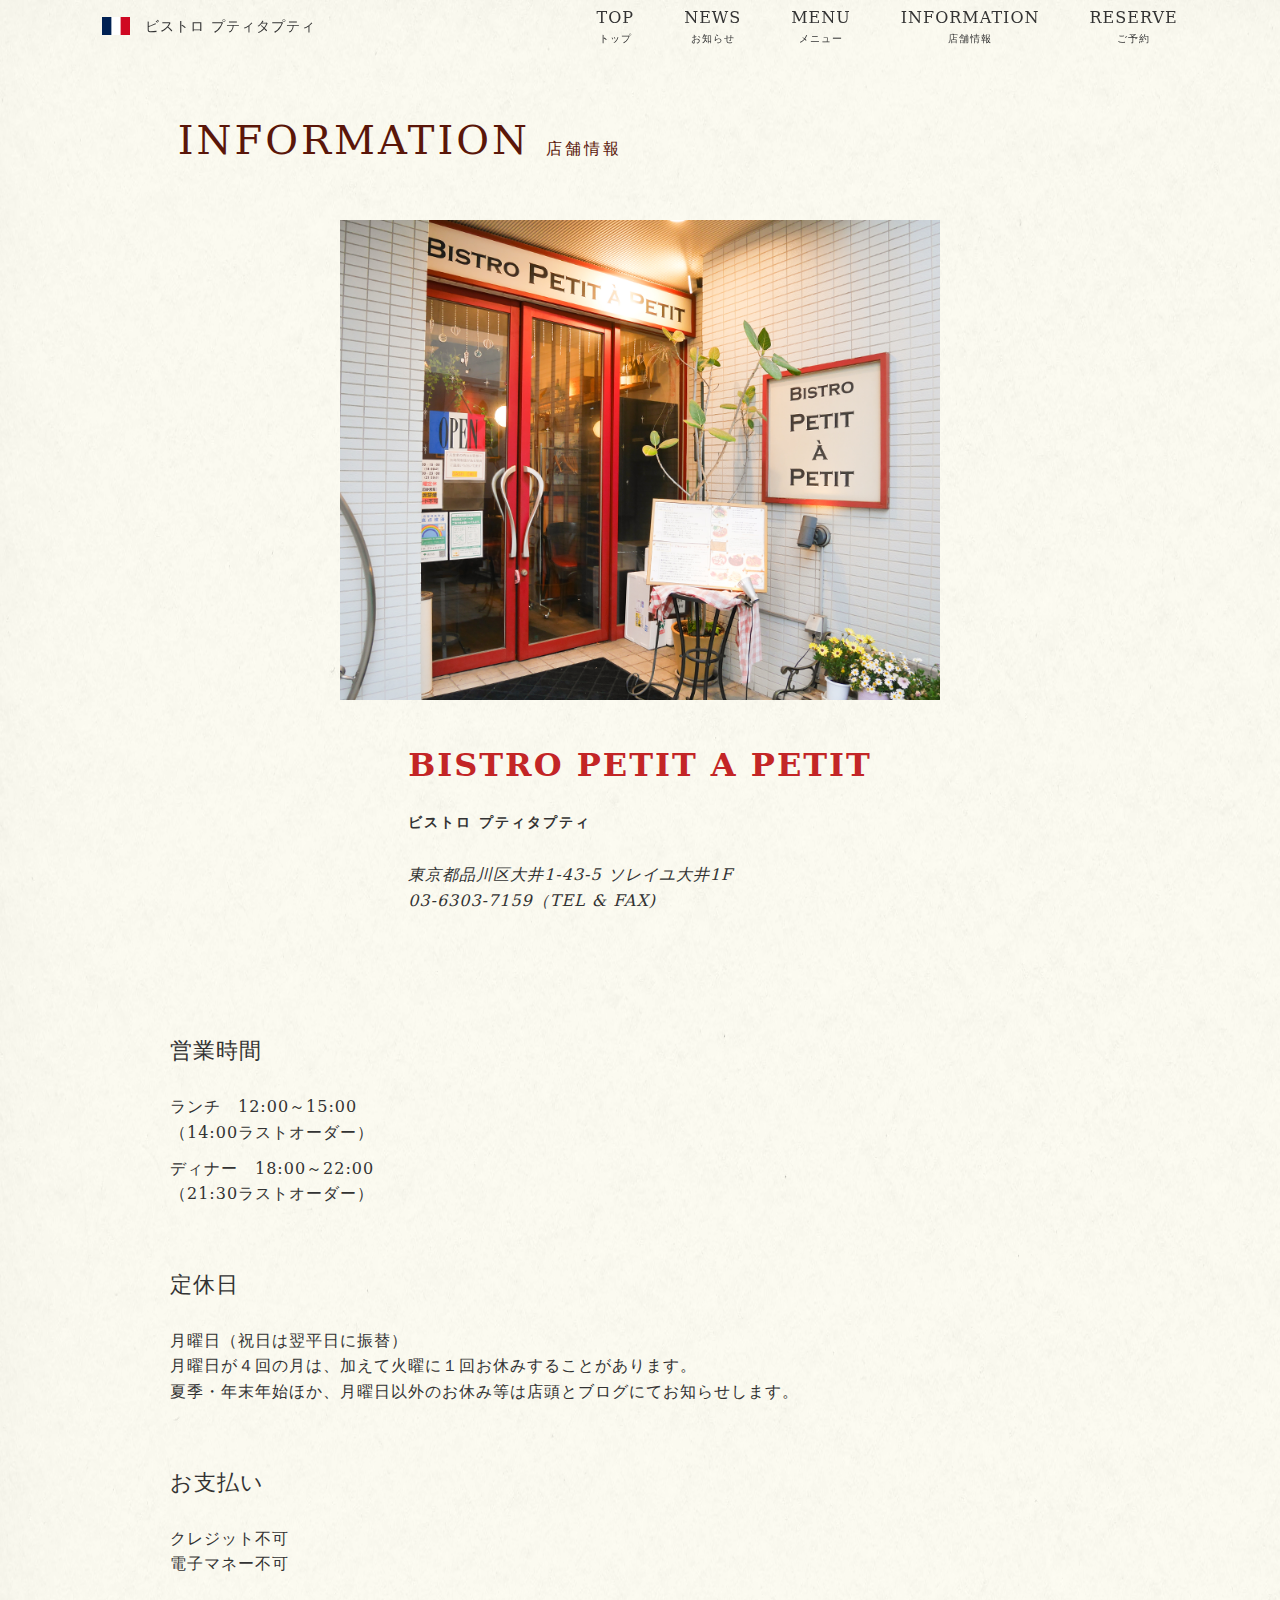
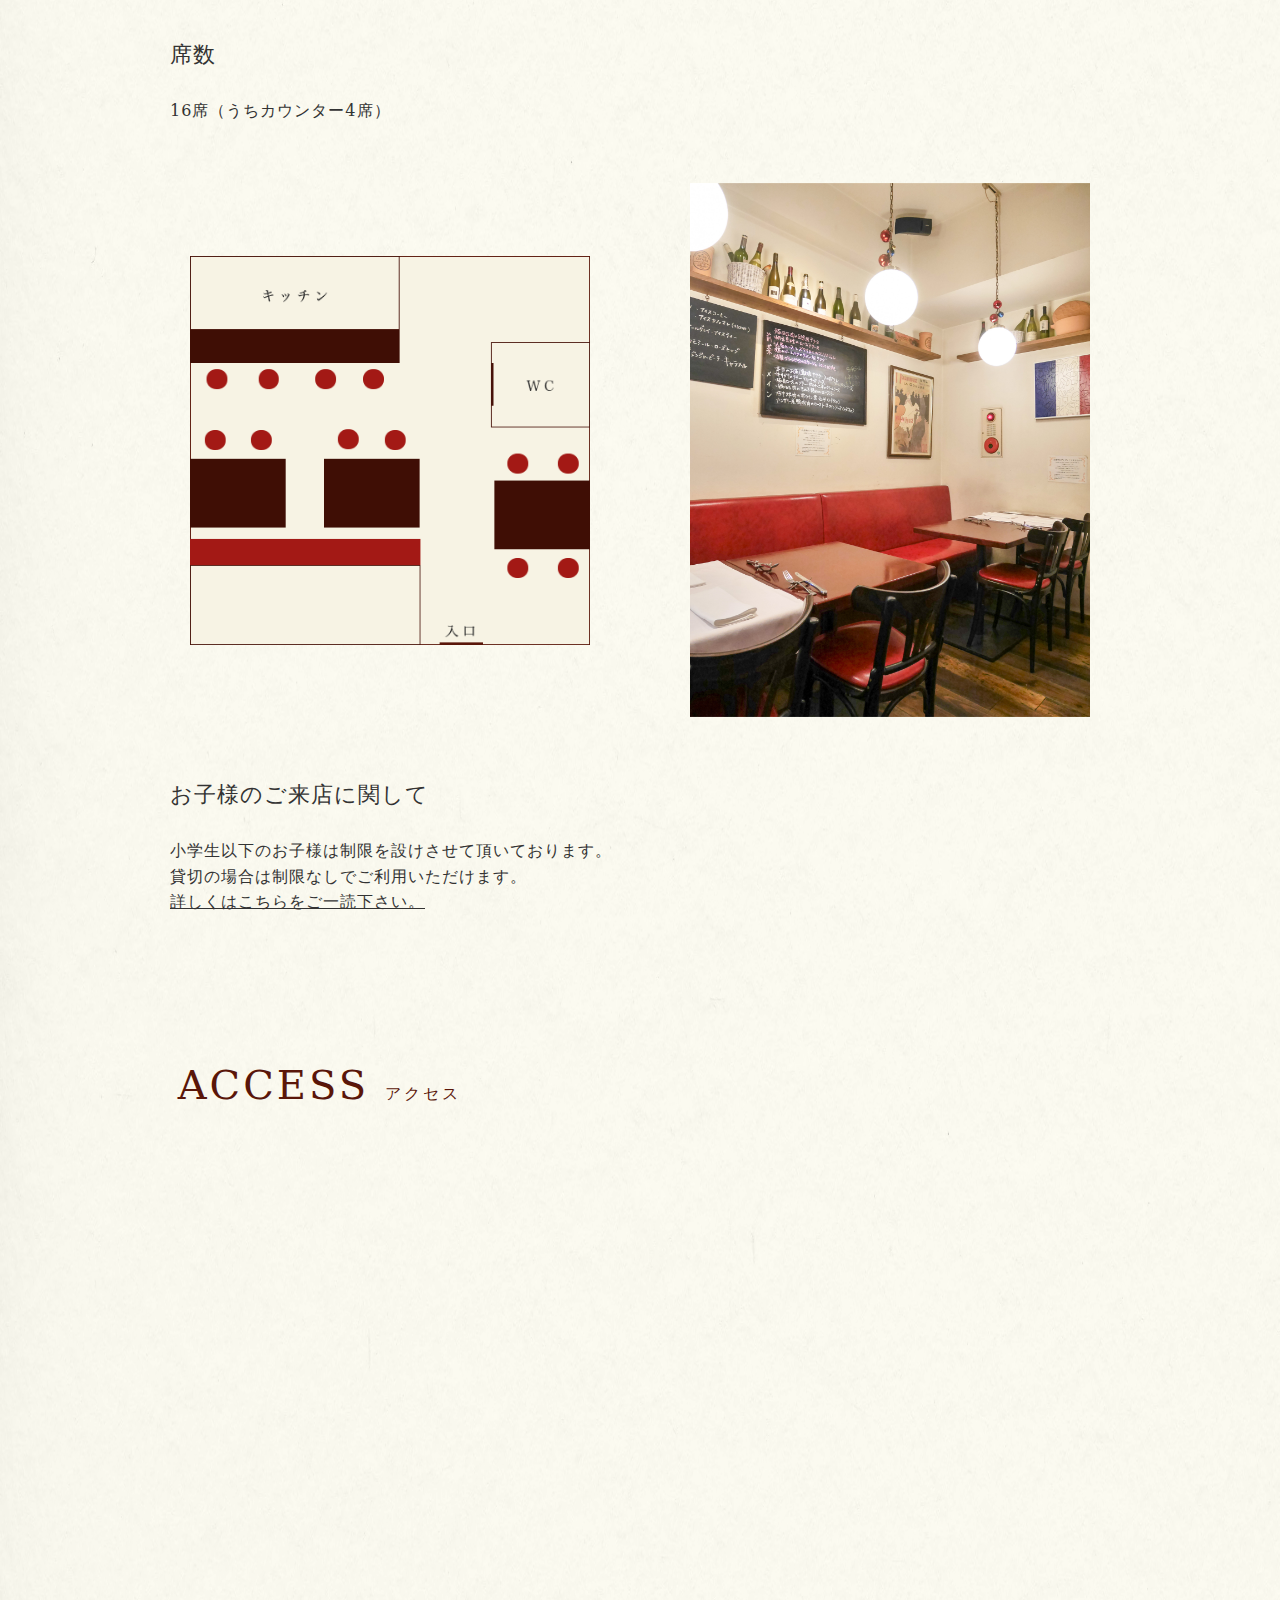
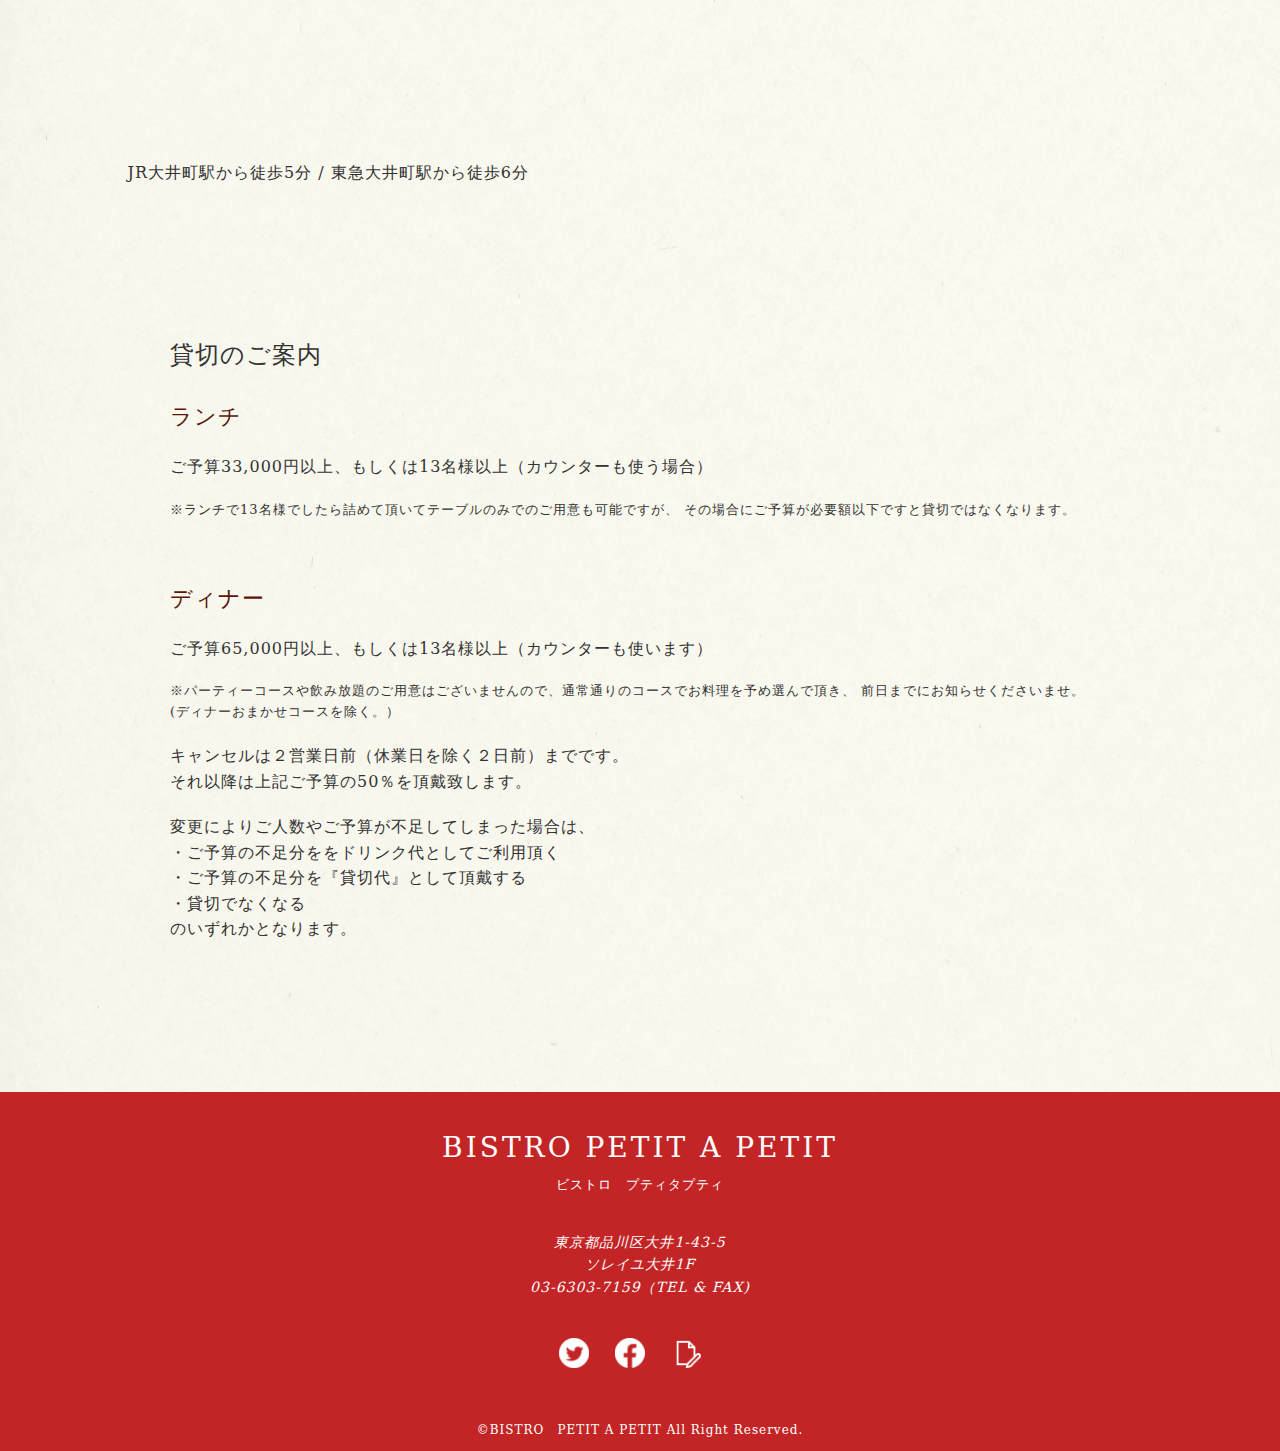
<file: information.html>
<!doctype html>
<html lang="ja">
<head>
<meta charset="UTF-8">
<title>BISTRO PETIT A PETIT</title>
<link href="images/favicon.png" rel="icon" type="image/x-icon"/>
<link rel="apple-touch-icon" href="images/favicon.png">
<meta name = "viewport" content = "width = device-width, initial-scale=1, user-scalable=yes">
<meta name="format-detection" content="telephone=no">
<link rel="stylesheet" href="assets/reset.css">
<link rel="stylesheet" href="assets/common.css">
<link rel="stylesheet" href="assets/information.css">
</head>
<body>
<!--header-->
<header class="header">
  <div class="header__inner"> <a class="header-logo" href="index.html"><img src="images/national_flag.png" alt="フランス国旗">
    <h1>ビストロ プティタプティ</h1>
    </a>
    <div class="open-btn-area"> <span class="open-btn first"></span> <span class="open-btn second"></span> <span class="open-btn therd"></span> </div>
    <nav class="gnav">
      <ul>
        <li><a href="index.html"><span class="gnav-english">TOP</span><span class="gnav-ja">トップ</span></a></li>
        <li><a class="news"  href="index.html#news"><span class="gnav-english">NEWS</span><span class="gnav-ja">お知らせ</span></a></li>
        <li><a href="menu.html"><span class="gnav-english">MENU</span><span class="gnav-ja">メニュー</span></a></li>
        <li><a href="information.html"><span class="gnav-english">INFORMATION </span><span class="gnav-ja">店舗情報</span></a></li>
        <li><a href="reserve.html"><span class="gnav-english">RESERVE </span><span class="gnav-ja">ご予約</span></a></li>
      </ul>
    </nav>
  </div>
</header>
<!--header-->
<main class="top_margin">
  <h2 class="title">INFORMATION <br class="none">
    <span>店舗情報</span></h2>
  <!--information-->
  <section class="section-information">
    <div class="section-information__basic">
     <div class="section-information__basic__txt">
        <h3>BISTRO <br class="tb-none">
        PETIT A PETIT <br>
        <span>ビストロ プティタプティ</span></h3>
       <address>
        東京都品川区大井1-43-5 <br class="none">
        ソレイユ大井1F <br>
        03-6303-7159（TEL & FAX)　
       </address>
     </div>
     <img src="images/about_img.jpg" alt="店頭写真">
    </div>
    <div class="section-information__detail">
      <div class="shop-houres">
        <h4>営業時間</h4>
        <p>ランチ　12:00～15:00 <br>
          （14:00ラストオーダー）</p>
        <p>ディナー　18:00～22:00 <br>
          （21:30ラストオーダー）</p>
      </div>
      <div>
        <h4>定休日</h4>
         <p>月曜日（祝日は翌平日に振替）<br>
          月曜日が４回の月は、加えて火曜に１回お休みすることがあります。<br>
          夏季・年末年始ほか、月曜日以外のお休み等は店頭とブログにてお知らせします。 </p>
      </div>
      <div>
        <h4>お支払い</h4>
        <p>クレジット不可 <br>
          電子マネー不可</p>
      </div>
      <div>
        <h4>席数</h4>
        <p>16席（うちカウンター4席） </p>
      </div>
      <div class="section-information__images"> <img src="images/shop_figure.png" alt="店内図"> <img src="images/inside_of_shop_img.jpg" alt="店内写真"></div>
      <div>
        <h4>お子様のご来店に関して</h4>
        <p>小学生以下のお子様は制限を設けさせて頂いております。<br>
          貸切の場合は制限なしでご利用いただけます。<br>
          <a class="information-announce" href="news_child.html">詳しくはこちらをご一読下さい。</a> </p>
      </div>
    </div>
  </section>
<!--information--> 
<!--access-->
  <section class="section-access">
    <h2 class="title">ACCESS <br class="none">
      <span>アクセス</span></h2>
    <div class="map-area">
      <iframe class="gmap" src="https://www.google.com/maps/embed?pb=!1m18!1m12!1m3!1d1816.91050357591!2d139.73213287814684!3d35.603726478838205!2m3!1f0!2f0!3f0!3m2!1i1024!2i768!4f13.1!3m3!1m2!1s0x60188a7dfce4ea37%3A0xcb63a74be1b617d6!2z44OX44OG44Kj44K_44OX44OG44KjIOWkp-S6leeUug!5e0!3m2!1sja!2sjp!4v1654478997758!5m2!1sja!2sjp" style="border:0;" allowfullscreen="" loading="lazy" referrerpolicy="no-referrer-when-downgrade"></iframe>
    </div>
    <p>JR大井町駅から徒歩5分 / <br class="none">
    東急大井町駅から徒歩6分</p>
  </section>
<!--access--> 
<!--guidance-->
  <section class="section-guidance">
    <div class="section-guidance__detail">
      <h4>貸切のご案内</h4>
      <h5>ランチ</h5>
      <div class="detail__text">
        <p><strong>ご予算33,000円以上、もしくは13名様以上（カウンターも使う場合）</strong></p>
        <p class="guidance-announce">※ランチで13名様でしたら詰めて頂いてテーブルのみでのご用意も可能ですが、
          その場合にご予算が必要額以下ですと貸切ではなくなります。 </p>
      </div>
      <h5>ディナー</h5>
      <div class="detail__text">
        <p><strong>ご予算65,000円以上、もしくは13名様以上（カウンターも使います）</strong></p>
        <p class="guidance-announce">※パーティーコースや飲み放題のご用意はございませんので、通常通りのコースでお料理を予め選んで頂き、
         前日までにお知らせくださいませ。<br>
         (ディナーおまかせコースを除く。）</p>
        <p> キャンセルは２営業日前（休業日を除く２日前）までです。<br>
         それ以降は上記ご予算の50％を頂戴致します。</p>
        <p>変更によりご人数やご予算が不足してしまった場合は、<br>
         ・ご予算の不足分ををドリンク代としてご利用頂く<br>
         ・ご予算の不足分を『貸切代』として頂戴する<br>
         ・貸切でなくなる<br>
          のいずれかとなります。</p>
      </div>
    </div>
  </section>
<!--guidance--> 
</main>
<!--footer-->
<footer class="footer">
  <div class="footer__inner">
    <div class="shopinfo-name"> <p>BISTRO <br class="none">PETIT A PETIT <br>
      <span>ビストロ　プティタプティ</span> </p>
    </div>
    <address class="shopinfo-address">
    東京都品川区大井1-43-5　<br>
    ソレイユ大井1F <br>
    03-6303-7159（TEL & FAX)
    </address>
    <div class="sns"> <a href="https://twitter.com/pt_a_pt?ref_src=twsrc%5Etfw%7Ctwcamp%5Eembeddedtimeline%7Ctwterm%5Eprofile%3Apt_a_pt%7Ctwgr%5Ee30%3D&ref_url=file%3A%2F%2F%2FUsers%2Fmana%2FDesktop%2F%25E5%258D%2592%25E6%25A5%25AD%25E5%2588%25B6%25E4%25BD%259C%2FBISTRO%2520PETIT%2520A%2520PETIT%2Findex.html"><img src="images/twitter.png" alt="twitter"></a> <a href="https://www.facebook.com/ooiptapt/"><img src="images/facebook.png" alt="facebook"></a> <a href="https://ameblo.jp/pt-a-pt/entry-12746578525.html"><img src="images/blog.png" alt="amebablog"></a>
    </div>
    <small>&copy;BISTRO　PETIT A PETIT All Right Reserved.</small>
  </div>
</footer>
<!--footer--> 
<a href="#">
<div class="scroll-top"></div>
</a> 

<!--ここからjQuery--> 
<script src="https://code.jquery.com/jquery-3.4.1.min.js"
    integrity="sha256-CSXorXvZcTkaix6Yvo6HppcZGetbYMGWSFlBw8HfCJo=" crossorigin="anonymous"></script> 
<script>
      //ハンバーガーbtn---------------

        $(".open-btn-area").click(function(){
            $(".gnav,.header-logo,.open-btn").toggleClass("active");
        });
    
    //ページ内linkに飛んだ際 gnav閉じる、btnとlogo戻す
        $(".news").click(function(){
           $(".gnav,.header-logo,.open-btn").removeClass("active");
        });

    //ハンバーガーbtn----------------

    
    
    
    
    
    //-scroll top btn--------------
   
        var width = $(window).innerWidth();
    
    
        if(width < 992){
        
        let btn = $(".scroll-top");
        btn.hide();
        
        $(window).scroll(function(){
            console.log ($(this).scrollTop());
                if($(this).scrollTop()>1500){
                    btn.fadeIn();
                }else{btn.fadeOut();
                }
            });
        
        
        btn.click(function(event){event.preventDefault();
            $("body,html").animate({
             scrollTop:0},500);
                });
            };
    
    //-scroll top btn--------------  
       
    


    
    //header スクロールしたらbg color----------
                    
        $(window).scroll(function(){
            console.log ($(this).scrollTop());
            if($(this).scrollTop()>100){
                    $(".header").addClass("color");
            }else{
                   $(".header").removeClass("color");
             };   
        });

</script>
</body>
</html>
</file>
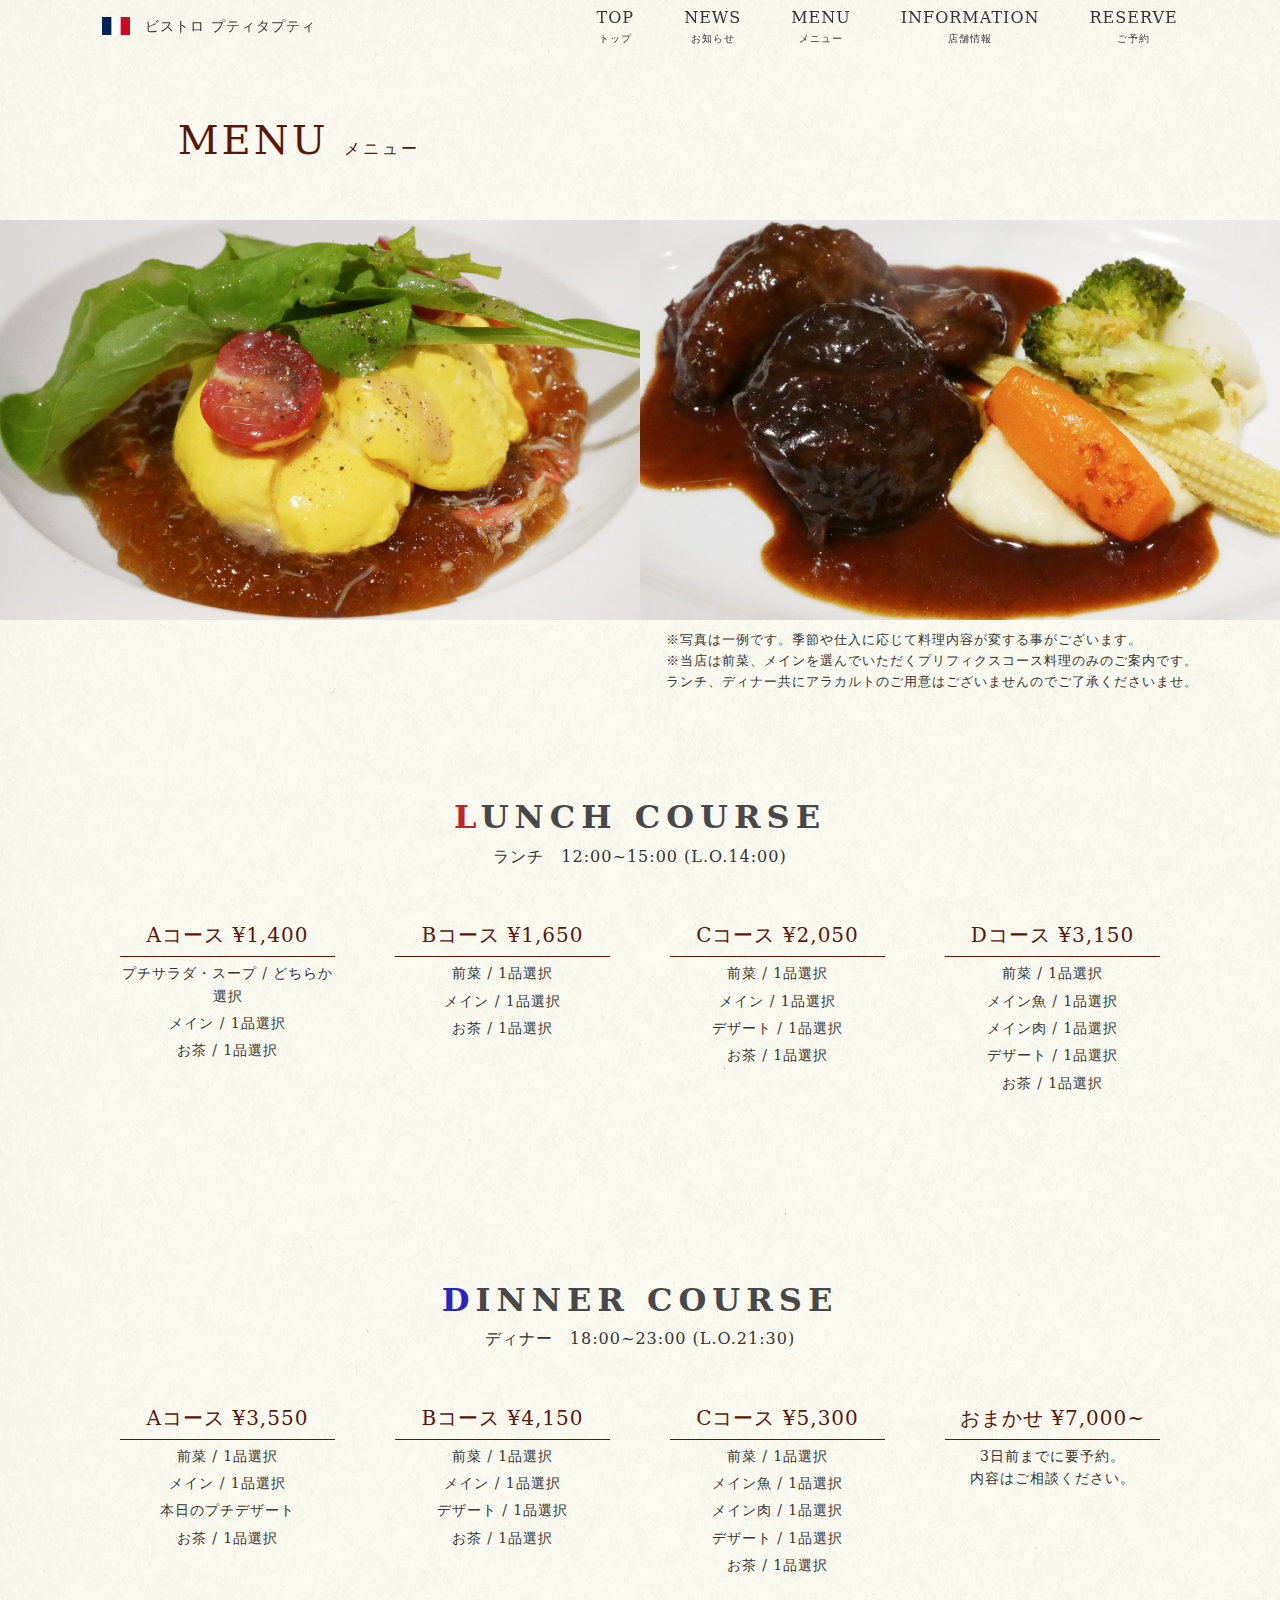
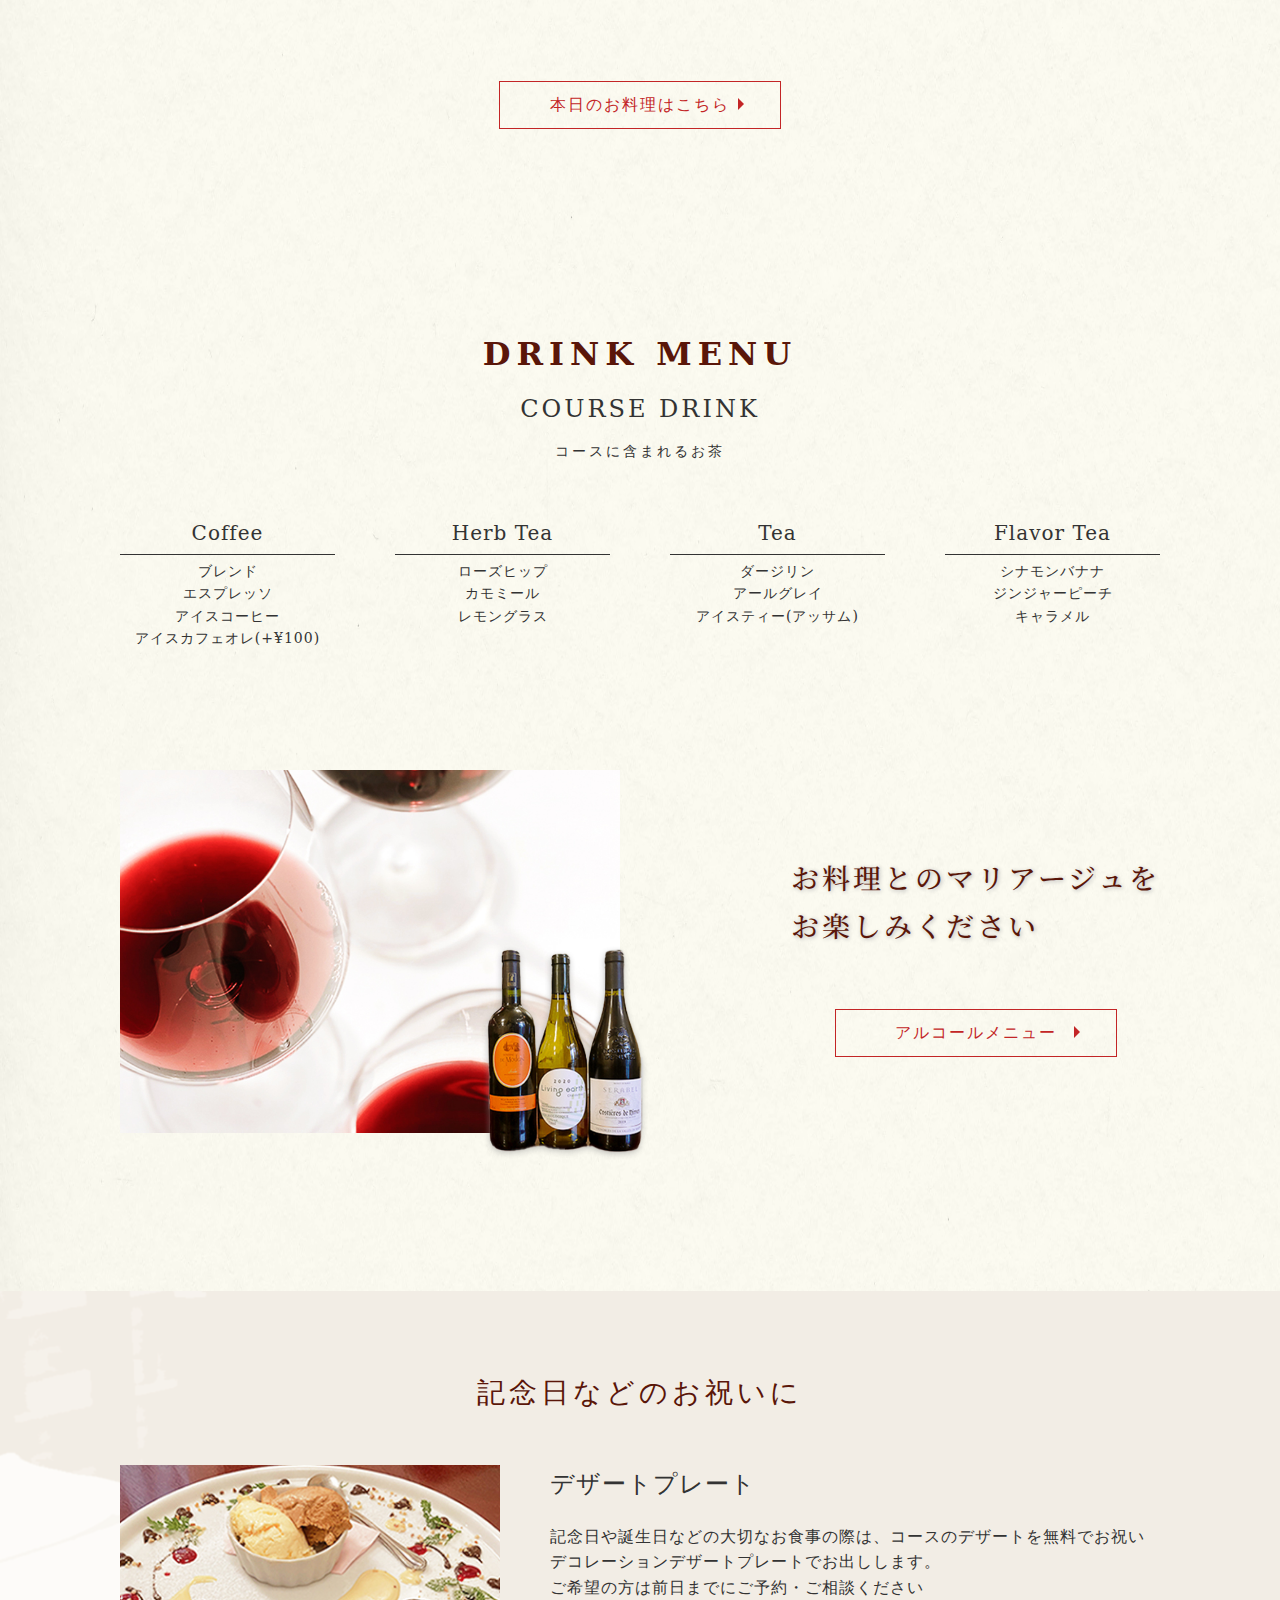
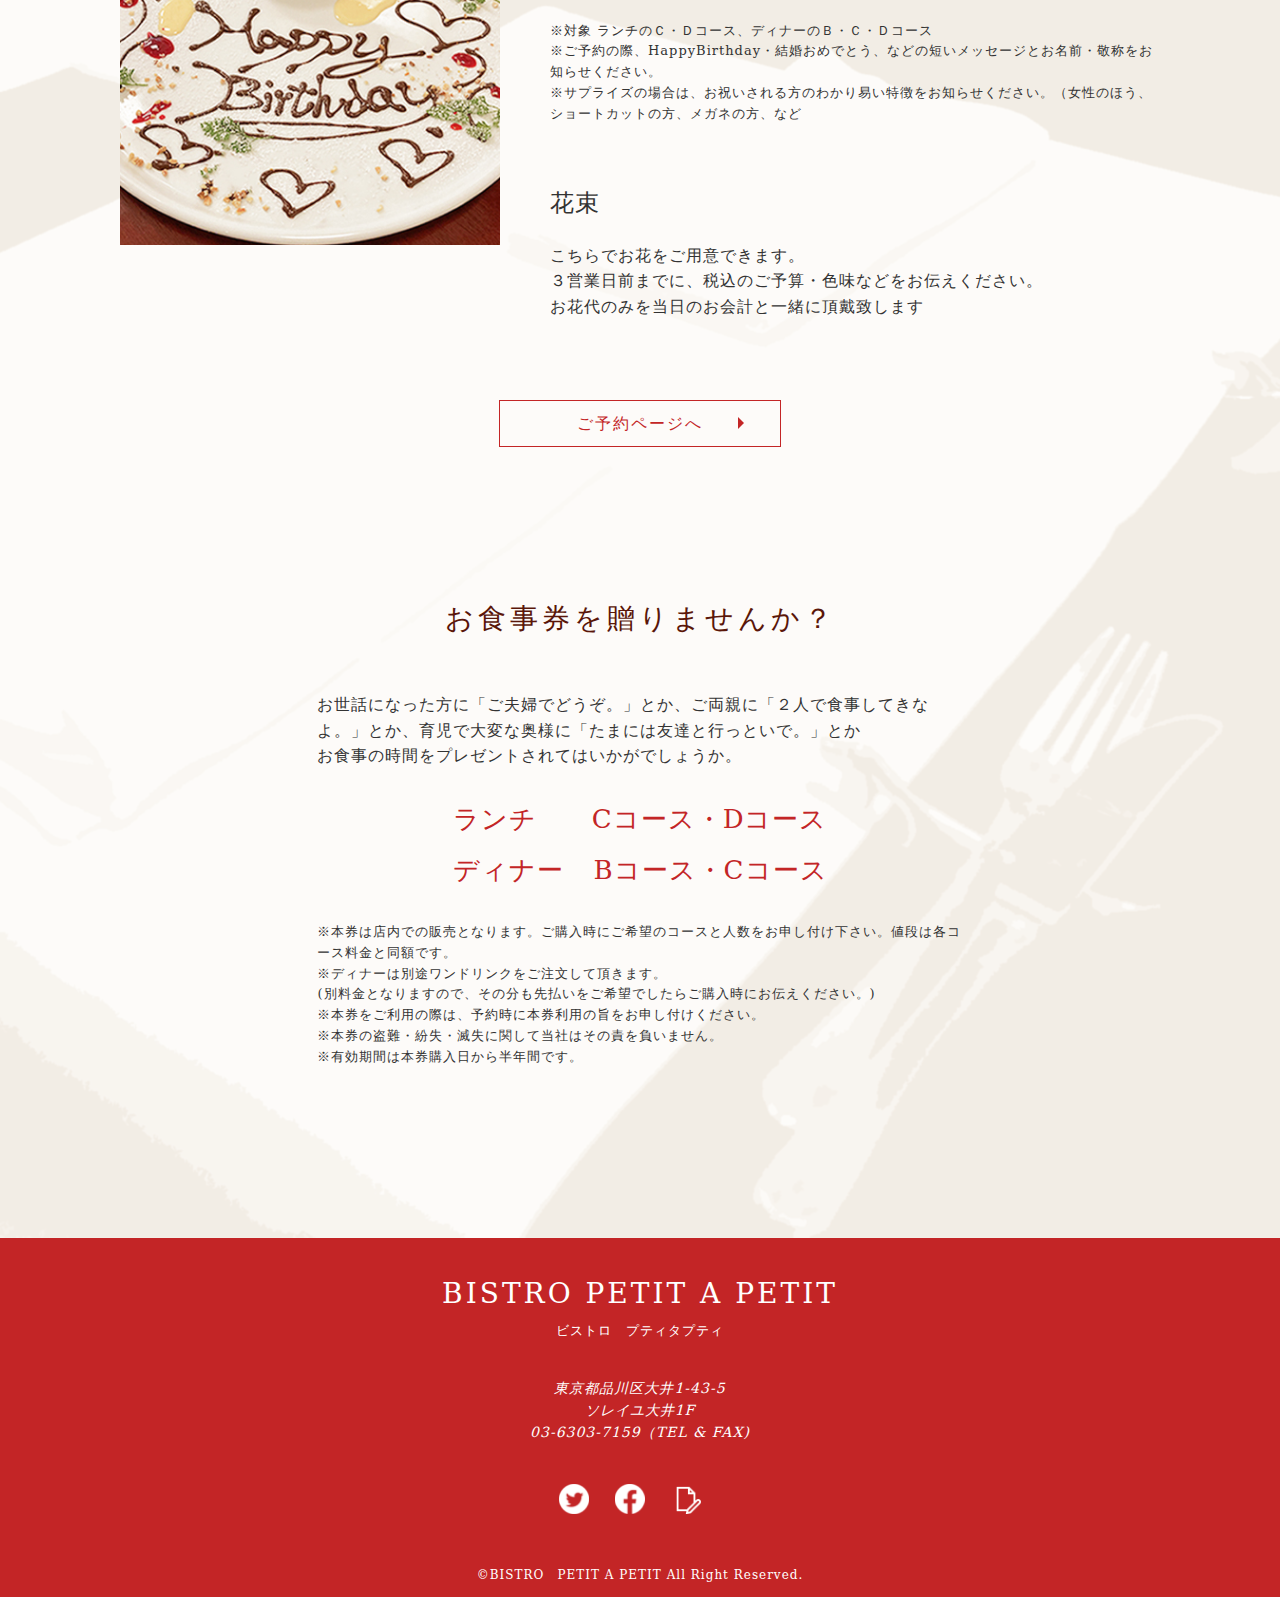
<file: menu.html>
<!doctype html>
<html lang="ja">
<head>
<meta charset="UTF-8">
<title>BISTRO PETIT A PETIT</title>
<link href="images/favicon.png" rel="icon" type="image/x-icon"/>
<link rel="apple-touch-icon" href="icon.png">
<meta name = "viewport" content = "width = device-width, initial-scale=1, user-scalable=yes">
<meta name="format-detection" content="telephone=no">   
<link rel="stylesheet" href="assets/reset.css">
<link rel="stylesheet" href="assets/common.css">
<link rel="stylesheet" href="assets/menu.css">
<!--google fonts-->   
<link rel="preconnect" href="https://fonts.googleapis.com">
<link rel="preconnect" href="https://fonts.gstatic.com" crossorigin>
<link href="https://fonts.googleapis.com/css2?family=Noto+Serif+JP&display=swap" rel="stylesheet">
</head>
<body>
<!--header-->
<header class="header">
  <div class="header__inner"> <a class="header-logo" href="index.html"><img src="images/national_flag.png" alt="フランス国旗">
    <h1>ビストロ プティタプティ</h1>
    </a>
    <div class="open-btn-area"> <span class="open-btn first"></span> <span class="open-btn second"></span> <span class="open-btn therd"></span> </div>
    <nav class="gnav">
      <ul>
        <li><a href="index.html"><span class="gnav-english">TOP</span><span class="gnav-ja">トップ</span></a></li>
        <li><a class="news"  href="index.html#news"><span class="gnav-english">NEWS</span><span class="gnav-ja">お知らせ</span></a></li>
        <li><a href="menu.html"><span class="gnav-english">MENU</span><span class="gnav-ja">メニュー</span></a></li>
        <li><a href="information.html"><span class="gnav-english">INFORMATION </span><span class="gnav-ja">店舗情報</span></a></li>
        <li><a href="reserve.html"><span class="gnav-english">RESERVE </span><span class="gnav-ja">ご予約</span></a></li>
      </ul>
    </nav>
  </div>
</header>
<!--header-->
<main class="top_margin">
  <h2 class="title">MENU <br class="none">
    <span>メニュー</span></h2>
<!--image-area-->
    <div class="image-area"><img class="image-area__lunch-img"  src="images/lunch_img.jpg" alt="にんじんムースとズワイガニのコンソメジュレ"><img  class="image-area__dinner-img" src="images/dinner_img.jpg" alt="国産牛頰肉と仔牛スネ肉の赤ワイン煮込み">
    </div>
    <span class="menu-announce">※写真は一例です。季節や仕入に応じて料理内容が変する事がございます。<br>
    ※当店は前菜、メインを選んでいただくプリフィクスコース料理のみのご案内です。<br>
    ランチ、ディナー共にアラカルトのご用意はございませんのでご了承くださいませ。 </span> 
<!--lunch menu-->
  <section class="section-lunch">
    <div class="section-lunch__wrapper">
        <div class="section-lunch__title">
          <h3>LUNCH COURSE</h3>
          <p>ランチ　12:00~15:00 (L.O.14:00)</p>
        </div>   
      <div class="section-lunch__menu">
        <div class="lunch__menu-item">
          <h4>Aコース ¥1,400</h4>
          <span>プチサラダ・スープ / どちらか選択</span> <span>メイン / 1品選択</span> <span>お茶 / 1品選択</span> </div>
        <div class="lunch__menu-item">
          <h4>Bコース ¥1,650</h4>
          <span>前菜 / 1品選択</span> <span>メイン / 1品選択</span> <span>お茶 / 1品選択</span> </div>
        <div class="lunch__menu-item">
          <h4>Cコース ¥2,050</h4>
          <span>前菜 / 1品選択</span> <span>メイン / 1品選択</span> <span>デザート / 1品選択</span> <span>お茶 / 1品選択</span> </div>
        <div class="lunch__menu-item">
          <h4>Dコース ¥3,150</h4>
          <span>前菜 / 1品選択</span> <span>メイン魚 / 1品選択</span> <span>メイン肉 / 1品選択</span> <span>デザート / 1品選択</span> <span>お茶 / 1品選択</span> </div>
      </div>
    </div>
　</section>
<!--lunch menu--> 
<!--dinner menu-->
  <section class="section-dinner">
    <div class="section-dinner__wrapper">
      <div class="section-dinner__title">
          <h3>DINNER COURSE</h3>
          <p>ディナー　18:00~23:00 (L.O.21:30)</p>
      </div>
      <div class="section-dinner__menu">
        <div class="dinner__menu-item">
          <h4>Aコース ¥3,550</h4>
          <span>前菜 / 1品選択</span> <span>メイン / 1品選択</span> <span>本日のプチデザート</span> <span>お茶 / 1品選択</span> </div>
        <div class="dinner__menu-item">
          <h4>Bコース ¥4,150</h4>
          <span>前菜 / 1品選択</span> <span>メイン / 1品選択</span> <span>デザート / 1品選択</span> <span>お茶 / 1品選択</span> </div>
        <div class="dinner__menu-item">
          <h4>Cコース ¥5,300</h4>
          <span>前菜 / 1品選択</span> <span>メイン魚 / 1品選択</span> <span>メイン肉 / 1品選択</span> <span>デザート / 1品選択</span> <span>お茶 / 1品選択</span> </div>
        <div class="dinner__menu-item">
          <h4>おまかせ ¥7,000~</h4>
          <span>3日前までに要予約。<br>
          内容はご相談ください。</span> </div>
      </div>
    </div>
   </section>
<!--dinner menu-->
  <div class="btn-container"><a class="btn" href="https://ameblo.jp/pt-a-pt/entry-12746578525.html">本日のお料理はこちら</a></div>
<!--drink menu-->
  <section class="section-drink">
    <div class="section-drink__title">
      <h3>DRINK MENU</h3>
      <p>COURSE DRINK <br><span>コースに含まれるお茶</span> </p>
    </div>
    <div class="section-drink__menu">
      <div class="drink__menu-item">
        <h4>Coffee</h4>
        <span>ブレンド</span> <span>エスプレッソ</span> <span>アイスコーヒー</span> <span>アイスカフェオレ(+¥100) </span> </div>
      <div class="drink__menu-item">
        <h4>Herb Tea</h4>
        <span>ローズヒップ</span> <span>カモミール</span> <span>レモングラス</span> </div>
      <div class="drink__menu-item">
        <h4>Tea</h4>
        <span>ダージリン</span> <span>アールグレイ</span> <span>アイスティー(アッサム)</span> </div>
      <div class="drink__menu-item">
        <h4>Flavor Tea</h4>
        <span>シナモンバナナ</span> <span>ジンジャーピーチ</span> <span>キャラメル</span> </div>
    </div>
    <div class="section-drink__wine">
        <div class="wine-container"><img class="wine-image" src="images/wine_img.jpg" alt="ワインイメージ写真">
        <img class="wine-btl" src="images/wine_btl.png" alt="ワインボトル切り抜き写真">
        </div>
      　<div class="wine-text">
        <p>お料理とのマリアージュを <br>
          お楽しみください</p>
        <a class="btn" href="drink.html">アルコールメニュー</a> 
        </div>
    </div>
  </section>
<!--drink menu--> 
<!--service-->
  <section class="section-service">
    <div class="section-service__celebration">
      <h3>記念日などのお祝いに</h3>
      <div class="celebration__wrapper"> <img src="images/celebration_img.jpg" alt="お祝いプレート">
        <div>
          <div class="celebration__plate">
            <h4>デザートプレート</h4>
            <p>記念日や誕生日などの大切なお食事の際は、コースのデザートを無料でお祝いデコレーションデザートプレートでお出しします。<br>
              ご希望の方は前日までにご予約・ご相談ください </p>
            <p class="service-announce">※対象 ランチのＣ・Ｄコース、ディナーのＢ・Ｃ・Ｄコース<br>
              ※ご予約の際、HappyBirthday・結婚おめでとう、などの短いメッセージとお名前・敬称をお知らせください。<br>
              ※サプライズの場合は、お祝いされる方のわかり易い特徴をお知らせください。（女性のほう、ショートカットの方、メガネの方、など </p>
          </div>
          <div class="celebration__flower">
            <h4>花束</h4>
            <p>こちらでお花をご用意できます。<br>
              ３営業日前までに、税込のご予算・色味などをお伝えください。<br>
              お花代のみを当日のお会計と一緒に頂戴致します </p>
          </div>
        </div>
      </div>
    </div>
    <a class="btn" href="reserve.html">ご予約ページへ</a>
    <div class="section-service__ticket">
      <h3>お食事券を贈りませんか？</h3>
      <div class="ticket__text">
        <p>お世話になった方に「ご夫婦でどうぞ。」とか、ご両親に「２人で食事してきなよ。」とか、育児で大変な奥様に「たまには友達と行っといで。」とか<br>
          お食事の時間をプレゼントされてはいかがでしょうか。</p>
        <div class="ticket__text__items">
          <p> <span>ランチ</span> <span>Cコース・Dコース</span> </p>
          <p> <span>ディナー</span> <span>Bコース・Cコース</span> </p>
        </div>
        <p class="service-announce">※本券は店内での販売となります。ご購入時にご希望のコースと人数をお申し付け下さい。値段は各コース料金と同額です。<br>
          ※ディナーは別途ワンドリンクをご注文して頂きます。<br>
          (別料金となりますので、その分も先払いをご希望でしたらご購入時にお伝えください。) <br>
          ※本券をご利用の際は、予約時に本券利用の旨をお申し付けください。<br>
          ※本券の盗難・紛失・滅失に関して当社はその責を負いません。<br>
          ※有効期間は本券購入日から半年間です。</p>
      </div>
    </div>
  </section>
<!--service--> 
</main>
<!--footer-->
<footer class="footer">
  <div class="footer__inner">
    <div class="shopinfo-name"> <p>BISTRO <br class="none">PETIT A PETIT <br>
      <span>ビストロ　プティタプティ</span> </p></div>
    <address class="shopinfo-address">
    東京都品川区大井1-43-5　<br>
    ソレイユ大井1F <br>
    03-6303-7159（TEL & FAX) 
    </address>
    <div class="sns"> <a href="https://twitter.com/pt_a_pt?ref_src=twsrc%5Etfw%7Ctwcamp%5Eembeddedtimeline%7Ctwterm%5Eprofile%3Apt_a_pt%7Ctwgr%5Ee30%3D&ref_url=file%3A%2F%2F%2FUsers%2Fmana%2FDesktop%2F%25E5%258D%2592%25E6%25A5%25AD%25E5%2588%25B6%25E4%25BD%259C%2FBISTRO%2520PETIT%2520A%2520PETIT%2Findex.html"><img src="images/twitter.png" alt="twitter"></a> <a href="https://www.facebook.com/ooiptapt/"><img src="images/facebook.png" alt="facebook"></a> <a href="https://ameblo.jp/pt-a-pt/entry-12746578525.html"><img src="images/blog.png" alt="amebablog"></a>
    </div>
    <small>&copy;BISTRO　PETIT A PETIT All Right Reserved.</small>
    </div>
</footer>
<!--footer--> 
<a href="#">
<div class="scroll-top"></div>
</a> 
<!--ここからjQuery--> 
<script src="https://code.jquery.com/jquery-3.4.1.min.js"
    integrity="sha256-CSXorXvZcTkaix6Yvo6HppcZGetbYMGWSFlBw8HfCJo=" crossorigin="anonymous"></script> 
<script>
       //ハンバーガーbtn---------------

        $(".open-btn-area").click(function(){
            $(".gnav,.header-logo,.open-btn").toggleClass("active");
            });
    
    //ページ内linkに飛んだ際 gnav閉じる、btnとlogo戻す
        $(".news").click(function(){
           $(".gnav,.header-logo,.open-btn").removeClass("active");
            });

    //ハンバーガーbtn----------------

    
    
    
    
    
    //-scroll top btn--------------
   
        var width = $(window).innerWidth();
    
    
        if(width < 992){
        
        let btn = $(".scroll-top");
        btn.hide();
        
        $(window).scroll(function(){
            console.log ($(this).scrollTop());
                if($(this).scrollTop()>1500){
                    btn.fadeIn();
                }else{btn.fadeOut();
                }
            });
        
        
        btn.click(function(event){event.preventDefault();
            $("body,html").animate({
             scrollTop:0},500);
            });
        };
    
    //-scroll top btn--------------  
       
    


    
    //header スクロールしたらbg color----------
                    
        $(window).scroll(function(){
            console.log ($(this).scrollTop());
                if($(this).scrollTop()>100){
                    $(".header").addClass("color");
                }else{
                    $(".header").removeClass("color");
                };   
            });

</script>
</body>
</html>
</file>
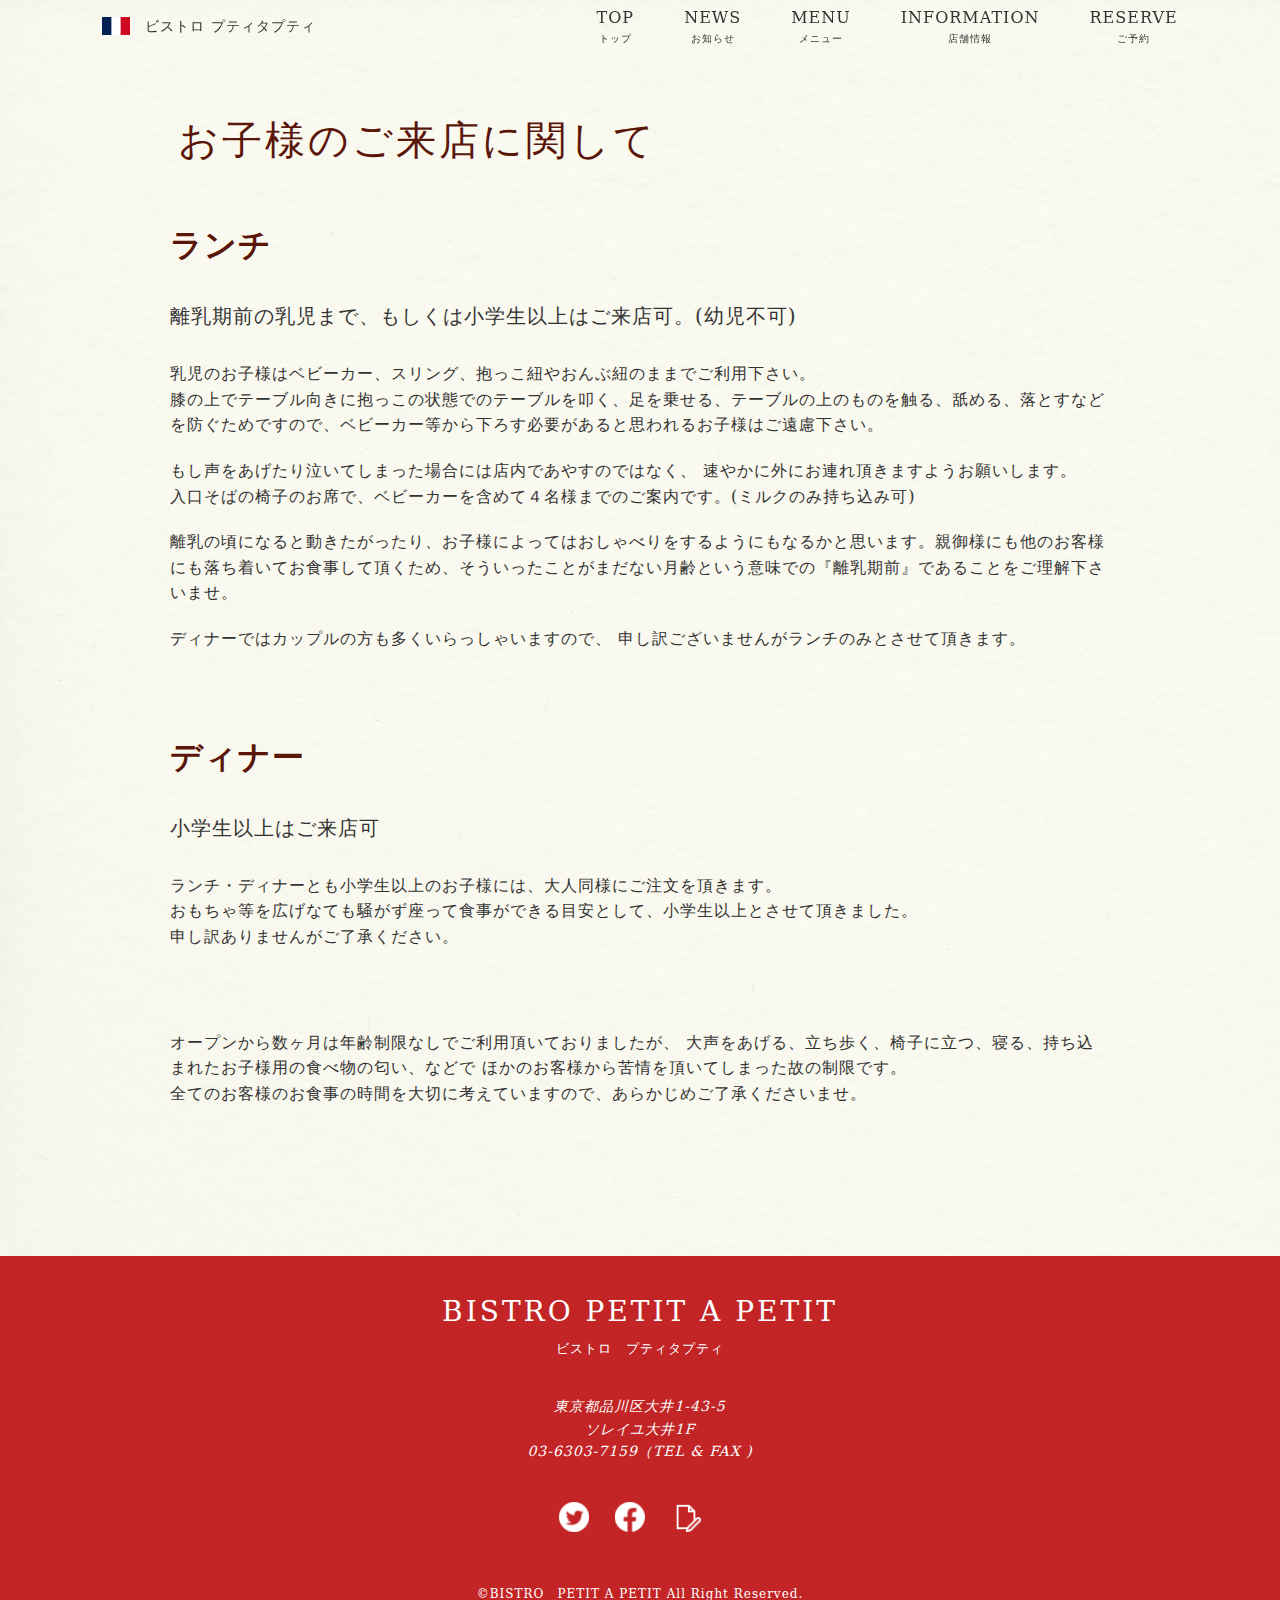
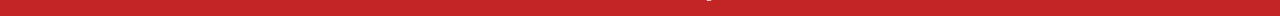
<file: news_child.html>
<!doctype html>
<html lang="ja">
<head>
<meta charset="UTF-8">
<title>BISTRO PETIT A PETIT</title>
<link href="images/favicon.png" rel="icon" type="image/x-icon"/>
<link rel="apple-touch-icon" href="images/favicon.png">
<meta name = "viewport" content = "width = device-width, initial-scale=1, user-scalable=yes">
<meta name="format-detection" content="telephone=no">
<link rel="stylesheet" href="assets/reset.css">
<link rel="stylesheet" href="assets/common.css">
<link rel="stylesheet" href="assets/news_child.css">
</head>
<body>
<!--header-->
<header class="header">
  <div class="header__inner"> <a class="header-logo" href="index.html"><img src="images/national_flag.png" alt="フランス国旗">
    <h1>ビストロ プティタプティ</h1>
    </a>
    <div class="open-btn-area"> <span class="open-btn first"></span> <span class="open-btn second"></span> <span class="open-btn therd"></span> </div>
    <nav class="gnav">
      <ul>
        <li><a href="index.html"><span class="gnav-english">TOP</span><span class="gnav-ja">トップ</span></a></li>
        <li><a class="news"  href="index.html#news"><span class="gnav-english">NEWS</span><span class="gnav-ja">お知らせ</span></a></li>
        <li><a href="menu.html"><span class="gnav-english">MENU</span><span class="gnav-ja">メニュー</span></a></li>
        <li><a href="information.html"><span class="gnav-english">INFORMATION </span><span class="gnav-ja">店舗情報</span></a></li>
        <li><a href="reserve.html"><span class="gnav-english">RESERVE </span><span class="gnav-ja">ご予約</span></a></li>
      </ul>
    </nav>
  </div>
</header>
<!--header-->
<main class="top_margin">
  <h2 class="title">お子様のご来店に関して</h2>
  <div class="news-child__wrapper">
    <div class="news_child-lunch">
      <h3>ランチ</h3>
      <p><strong>離乳期前の乳児まで、もしくは小学生以上はご来店可。(幼児不可)</strong></p>
      <p>乳児のお子様はベビーカー、スリング、抱っこ紐やおんぶ紐のままでご利用下さい。<br>
        膝の上でテーブル向きに抱っこの状態でのテーブルを叩く、足を乗せる、テーブルの上のものを触る、舐める、落とすなどを防ぐためですので、ベビーカー等から下ろす必要があると思われるお子様はご遠慮下さい。</p>
      <p>もし声をあげたり泣いてしまった場合には店内であやすのではなく、
        速やかに外にお連れ頂きますようお願いします。<br>
        入口そばの椅子のお席で、ベビーカーを含めて４名様までのご案内です。(ミルクのみ持ち込み可)</p>
      <p>離乳の頃になると動きたがったり、お子様によってはおしゃべりをするようにもなるかと思います。親御様にも他のお客様にも落ち着いてお食事して頂くため、そういったことがまだない月齢という意味での『離乳期前』であることをご理解下さいませ。</p>
      <p>ディナーではカップルの方も多くいらっしゃいますので、
        申し訳ございませんがランチのみとさせて頂きます。</p>
    </div>
    <div class="news_child-dinner">
      <h3>ディナー</h3>
      <p><strong>小学生以上はご来店可</strong></p>
      <p>ランチ・ディナーとも小学生以上のお子様には、大人同様にご注文を頂きます。<br>
        おもちゃ等を広げなても騒がず座って食事ができる目安として、小学生以上とさせて頂きました。<br>
        申し訳ありませんがご了承ください。</p>
    </div>
    <p class="news-child-sideber"> オープンから数ヶ月は年齢制限なしでご利用頂いておりましたが、
      大声をあげる、立ち歩く、椅子に立つ、寝る、持ち込まれたお子様用の食べ物の匂い、などで
      ほかのお客様から苦情を頂いてしまった故の制限です。<br>
      全てのお客様のお食事の時間を大切に考えていますので、あらかじめご了承くださいませ。 </p>
  </div>
</main>
<!--footer-->
<footer class="footer">
  <div class="footer__inner">
    <div class="shopinfo-name">
        <p>BISTRO <br class="none">PETIT A PETIT <br><span>ビストロ　プティタプティ</span></p>
    </div>
    <address class="shopinfo-address">
    東京都品川区大井1-43-5　<br>
    ソレイユ大井1F <br>
    03-6303-7159（TEL & FAX )
    </address>
    <div class="sns"> <a href="https://twitter.com/pt_a_pt?ref_src=twsrc%5Etfw%7Ctwcamp%5Eembeddedtimeline%7Ctwterm%5Eprofile%3Apt_a_pt%7Ctwgr%5Ee30%3D&ref_url=file%3A%2F%2F%2FUsers%2Fmana%2FDesktop%2F%25E5%258D%2592%25E6%25A5%25AD%25E5%2588%25B6%25E4%25BD%259C%2FBISTRO%2520PETIT%2520A%2520PETIT%2Findex.html"><img src="images/twitter.png" alt="twitter"></a> <a href="https://www.facebook.com/ooiptapt/"><img src="images/facebook.png" alt="facebook"></a> <a href="https://ameblo.jp/pt-a-pt/entry-12746578525.html"><img src="images/blog.png" alt="amebablog"></a> </div>
    <small>&copy;BISTRO　PETIT A PETIT All Right Reserved.</small>
　</div>
</footer>
<!--footer--> 
<a href="#">
<div class="scroll-top"></div>
</a> 
    
    
    
<!--ここからjQuery--> 
<script src="https://code.jquery.com/jquery-3.4.1.min.js"
    integrity="sha256-CSXorXvZcTkaix6Yvo6HppcZGetbYMGWSFlBw8HfCJo=" crossorigin="anonymous"></script> 
<script>

    //ハンバーガーbtn---------------

        $(".open-btn-area").click(function(){
            $(".gnav,.header-logo,.open-btn").toggleClass("active");
            });
    
    

    //ページ内linkに飛んだ際 gnav閉じる、btnとlogo戻す
        $(".news").click(function(){
           $(".gnav,.header-logo,.open-btn").removeClass("active");
            });

    //ハンバーガーbtn----------------

    
    
    
    
    
    //-scroll top btn--------------
   
        var width = $(window).innerWidth();
    
    
        if(width < 992){
        
        let btn = $(".scroll-top");
        btn.hide();
        
        $(window).scroll(function(){
            console.log ($(this).scrollTop());
                if($(this).scrollTop()>1500){
                    btn.fadeIn();
                }else{btn.fadeOut();
                }
            });
        
        
            
        btn.click(function(event){event.preventDefault();
            $("body,html").animate({
             scrollTop:0},500);
                });
            };
    
    //-scroll top btn--------------  
       
    


    
    //header スクロールしたらbg color----------
                    
        $(window).scroll(function(){
            console.log ($(this).scrollTop());
                if($(this).scrollTop()>100){
                    $(".header").addClass("color");
                }else{
                    $(".header").removeClass("color");
                    };   
                });

</script>
</body>
</html>
</file>
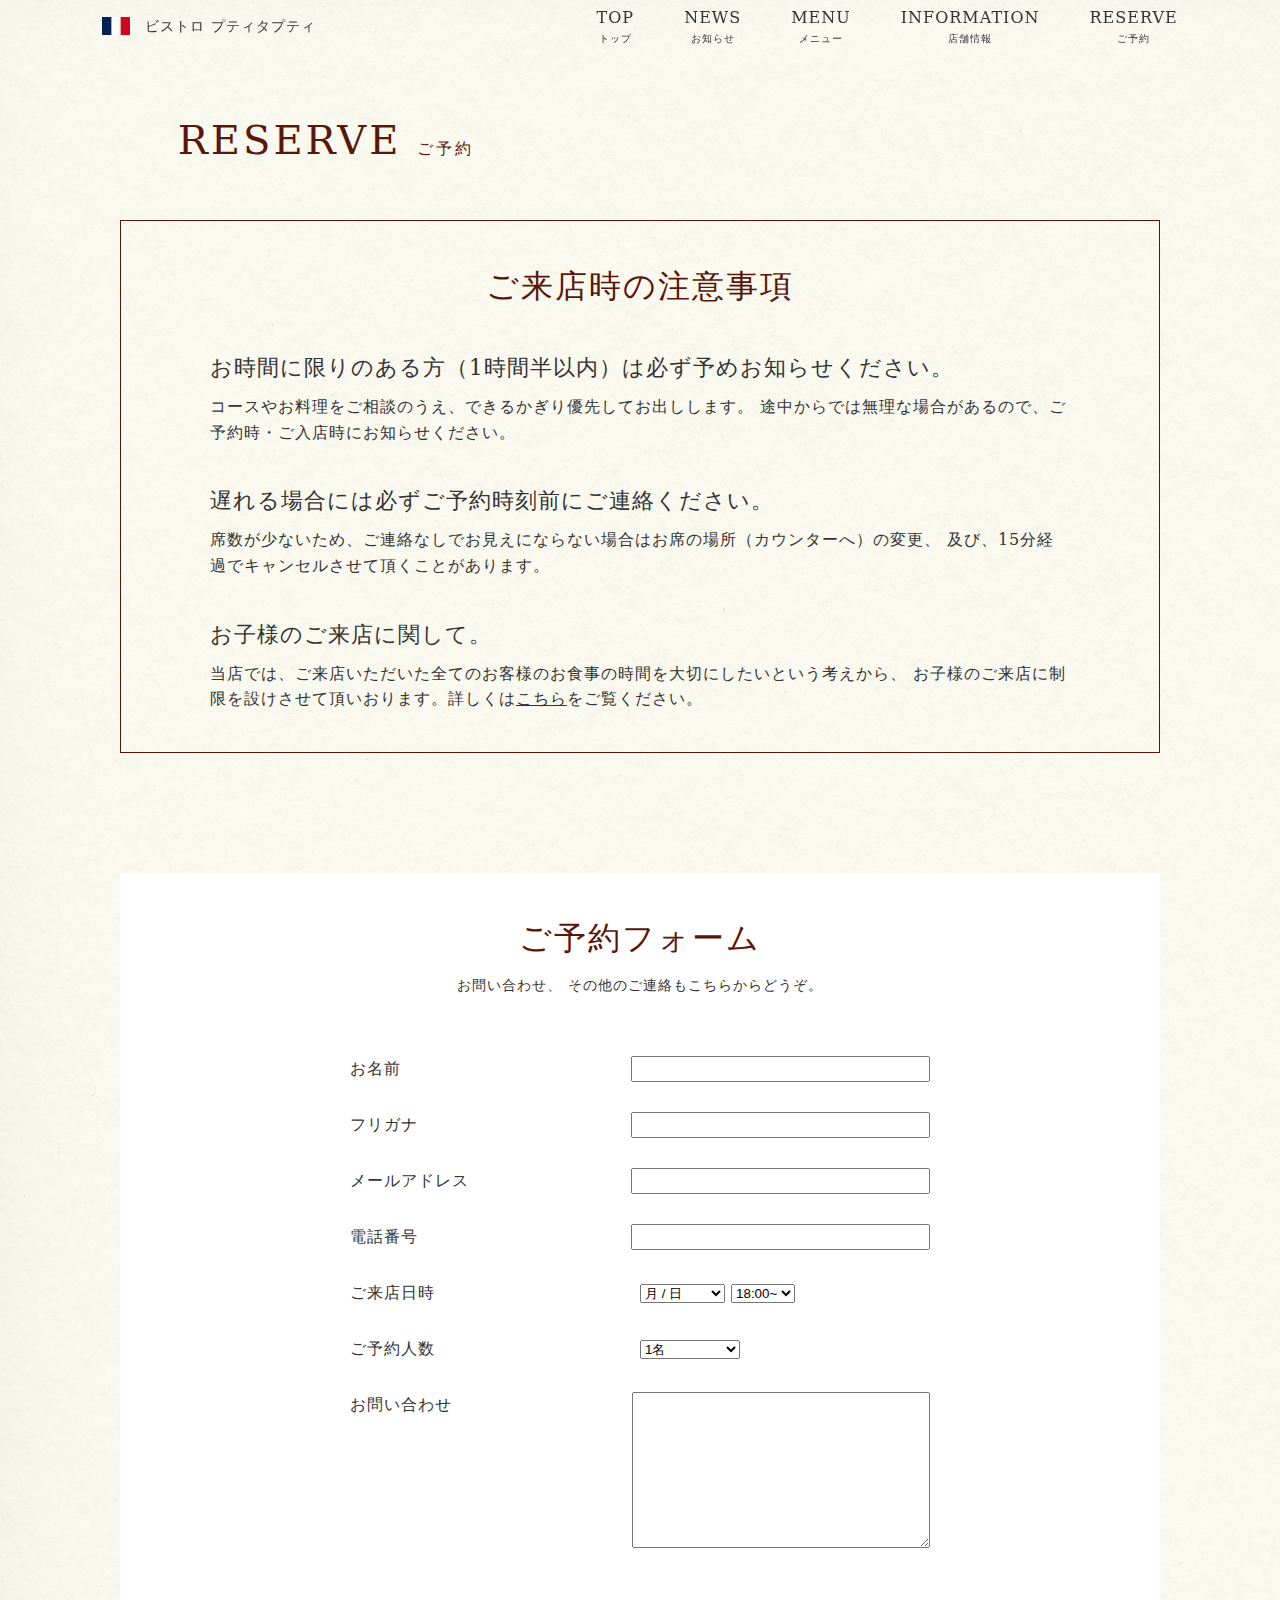
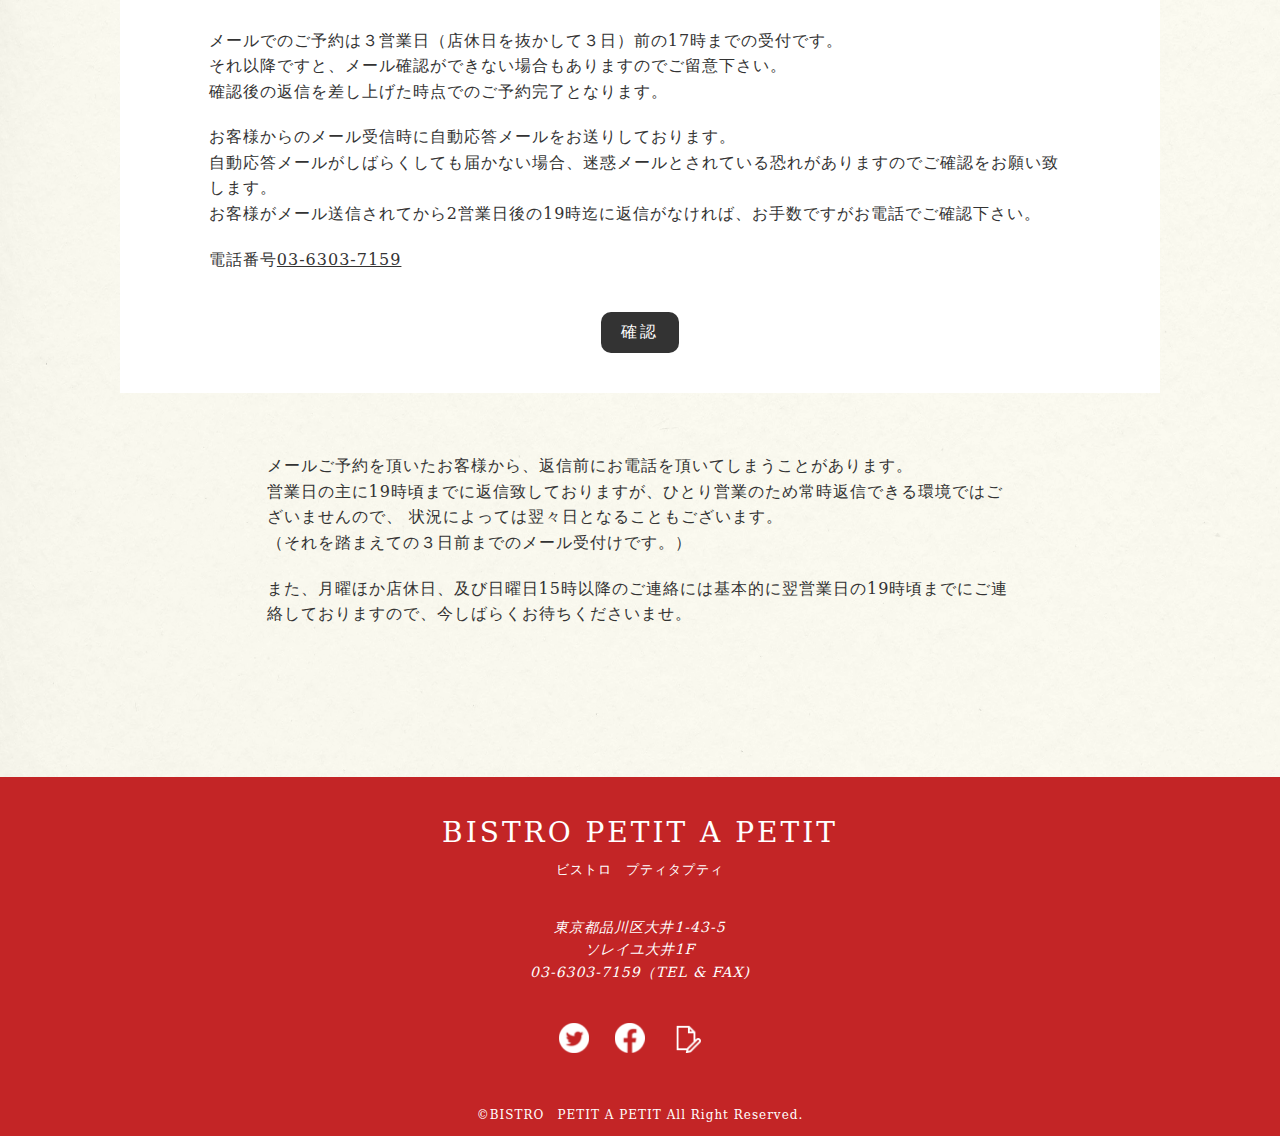
<file: reserve.html>
<!doctype html>
<html lang="ja">
<head>
<meta charset="UTF-8">
<title>BISTRO PETIT A PETIT</title>
<link href="images/favicon.png" rel="icon" type="image/x-icon"/>
<link rel="apple-touch-icon" href="images/favicon.png">
<meta name = "viewport" content = "width = device-width, initial-scale=1, user-scalable=yes">
<meta name="format-detection" content="telephone=no">   
<link rel="stylesheet" href="assets/reset.css">
<link rel="stylesheet" href="assets/common.css">
<link rel="stylesheet" href="assets/reserve.css">
</head>
<body>
<!--header-->
<header class="header">
  <div class="header__inner"> <a class="header-logo" href="index.html"><img src="images/national_flag.png" alt="フランス国旗">
    <h1>ビストロ プティタプティ</h1>
    </a>
    <div class="open-btn-area"> <span class="open-btn first"></span> <span class="open-btn second"></span> <span class="open-btn therd"></span> </div>
    <nav class="gnav nav-open">
      <ul>
        <li><a href="index.html"><span class="gnav-english">TOP</span><span class="gnav-ja">トップ</span></a></li>
        <li><a class="news"  href="index.html#news"><span class="gnav-english">NEWS</span><span class="gnav-ja">お知らせ</span></a></li>
        <li><a href="menu.html"><span class="gnav-english">MENU</span><span class="gnav-ja">メニュー</span></a></li>
        <li><a href="information.html"><span class="gnav-english">INFORMATION </span><span class="gnav-ja">店舗情報</span></a></li>
        <li><a href="reserve.html"><span class="gnav-english">RESERVE </span><span class="gnav-ja">ご予約</span></a></li>
      </ul>
    </nav>
  </div>
</header>
<!--header-->
<main class="top_margin">
  <h2 class="title">RESERVE <br class="none">
    <span>ご予約</span></h2>
<!--notes-->
  <section class="section-notes">
    <div class="section-notes__wrapper">
      <h3>ご来店時の注意事項</h3>
      <div class="section-notes__inner">
        <div>
          <h4>お時間に限りのある方（1時間半以内）は必ず予めお知らせください。</h4>
          <p>コースやお料理をご相談のうえ、できるかぎり優先してお出しします。
             途中からでは無理な場合があるので、ご予約時・ご入店時にお知らせください。</p>
        </div>
        <div>
          <h4>遅れる場合には必ずご予約時刻前にご連絡ください。</h4>
          <p> 席数が少ないため、ご連絡なしでお見えにならない場合はお席の場所（カウンターへ）の変更、 
              及び、15分経過でキャンセルさせて頂くことがあります。</p>
        </div>
        <div>
          <h4>お子様のご来店に関して。</h4>
          <p> 当店では、ご来店いただいた全てのお客様のお食事の時間を大切にしたいという考えから、
              お子様のご来店に制限を設けさせて頂いおります。詳しくは<a href="news_child.html">こちら</a>をご覧ください。</p>
        </div>
      </div>
    </div>
  </section>
<!--notes-->
<!--form-->
  <section class="section-form">
    <div class="section-form__wrapper">
      <h3>ご予約フォーム <br>
        <span>お問い合わせ、<br class="none">
        その他のご連絡もこちらからどうぞ。</span></h3>
<!--form area-->
      <div class="form_area">
        <div class="label_flex">
          <label for="name" >お名前</label>
          <input id="name" type="text">
        </div>
        <div class="label_flex">
          <label for="name_kana">フリガナ</label>
          <input id="name_kana" type="text">
        </div>
        <div class="label_flex">
          <label for="email">メールアドレス</label>
          <input id="email" type="email">
        </div>
        <div class="label_flex">
          <label for="tel">電話番号</label>
          <input id="tel" type="tel">
        </div>
        <div class="label_flex">
          <label for="date" id="date-time">ご来店日時</label>
          <div>
            <select name="date" id="date" aria-labelledby="date-time">
              <option value="">月 / 日</option>
              <option value="">7月1日(金)</option>
              <option value="">7月2日(土)</option>
              <option value="">7月3日(日)</option>
              <option value="">7月5日(火)</option>
            </select>
            <select name="time" id="time" aria-labelledby="date-time">
              <option value="">18:00~</option>
              <option value="">19:00~</option>
              <option value="">20:00~</option>
              <option value="">21:00~</option>
            </select>
          </div>
        </div>
        <div class="label_flex">
          <label for="nop">ご予約人数</label>
          <div>
            <select name="nop" id="nop">
              <option value="">1名</option>
              <option value="">2名</option>
              <option value="">3名</option>
              <option value="">4名</option>
              <option value="">5名</option>
              <option value="">6名</option>
              <option value="">7名</option>
              <option value="">8名</option>
              <option value="">貸切予約希望</option>
            </select>
          </div>
        </div>
        <div class="label_flex">
          <label for="text">お問い合わせ</label>
          <textarea name="text" id="text"></textarea>
        </div>
      </div>
<!--form area-->
      <div class="section-form__into-message">
        <p>メールでのご予約は３営業日（店休日を抜かして３日）前の17時までの受付です。<br>
          それ以降ですと、メール確認ができない場合もありますのでご留意下さい。<br>
          確認後の返信を差し上げた時点でのご予約完了となります。</p>
        <p>お客様からのメール受信時に自動応答メールをお送りしております。<br>
          自動応答メールがしばらくしても届かない場合、迷惑メールとされている恐れがありますのでご確認をお願い致します。<br>
          お客様がメール送信されてから2営業日後の19時迄に返信がなければ、お手数ですがお電話でご確認下さい。<br>
        </p>
        電話番号<a class="tel" href="tel:03-6303-7159">03-6303-7159</a>
      </div>
      <input class="submit" type="submit" value="確認">
    </div>
    <div class=" section-form__sidebar">
      <p>メールご予約を頂いたお客様から、返信前にお電話を頂いてしまうことがあります。<br>
        営業日の主に19時頃までに返信致しておりますが、ひとり営業のため常時返信できる環境ではございませんので、
        状況によっては翌々日となることもございます。<br>
        （それを踏まえての３日前までのメール受付けです。）</p>
      <p>また、月曜ほか店休日、及び日曜日15時以降のご連絡には基本的に翌営業日の19時頃までにご連絡しておりますので、今しばらくお待ちくださいませ。</p>
    </div>
  </section>
<!--form--> 
</main>
<!--footer-->
<footer class="footer">
  <div class="footer__inner">
    <div class="shopinfo-name"> 
        <p>BISTRO <br class="none">PETIT A PETIT <br>
      <span>ビストロ　プティタプティ</span></p></div>
    <address class="shopinfo-address">
    東京都品川区大井1-43-5　<br>
    ソレイユ大井1F <br>
    03-6303-7159（TEL & FAX) 
    </address>
    <div class="sns"> <a href="https://twitter.com/pt_a_pt?ref_src=twsrc%5Etfw%7Ctwcamp%5Eembeddedtimeline%7Ctwterm%5Eprofile%3Apt_a_pt%7Ctwgr%5Ee30%3D&ref_url=file%3A%2F%2F%2FUsers%2Fmana%2FDesktop%2F%25E5%258D%2592%25E6%25A5%25AD%25E5%2588%25B6%25E4%25BD%259C%2FBISTRO%2520PETIT%2520A%2520PETIT%2Findex.html"><img src="images/twitter.png" alt="twitter"></a> <a href="https://www.facebook.com/ooiptapt/"><img src="images/facebook.png" alt="facebook"></a> <a href="https://ameblo.jp/pt-a-pt/entry-12746578525.html"><img src="images/blog.png" alt="amebablog"></a>
    </div>
    <small>&copy;BISTRO　PETIT A PETIT All Right Reserved.</small>  
  </div>
</footer>
<!--footer--> 
<a href="#">
<div class="scroll-top"></div>
</a> 
<!--ここからjQuery--> 
<script src="https://code.jquery.com/jquery-3.4.1.min.js"
    integrity="sha256-CSXorXvZcTkaix6Yvo6HppcZGetbYMGWSFlBw8HfCJo=" crossorigin="anonymous"></script> 
<script>
    //ハンバーガーbtn----------------

        $(".open-btn-area").click(function(){
            $(".gnav,.header-logo,.open-btn").toggleClass("active");
            });
    
    //ページ内linkに飛んだ際 gnav閉じる、btnとlogo戻す
        $(".news").click(function(){
           $(".gnav,.header-logo,.open-btn").removeClass("active");
            });

    //ハンバーガーbtn----------------

    
    
    
    
    
    //-scroll top btn--------------
   
        var width = $(window).innerWidth();
    
    
        if(width < 992){
        
        let btn = $(".scroll-top");
        btn.hide();
        
        $(window).scroll(function(){
            console.log ($(this).scrollTop());
                if($(this).scrollTop()>1500){
                    btn.fadeIn();
                }else{btn.fadeOut();
                }
            });
        
        
        btn.click(function(event){event.preventDefault();
            $("body,html").animate({
             scrollTop:0},500);
                });
            };
    
    //-scroll top btn-----------------------  
       
    


    
    //header スクロールしたらbg color----------
                    
        $(window).scroll(function(){
            console.log ($(this).scrollTop());
                if($(this).scrollTop()>100){
                    $(".header").addClass("color");
                }else{
                   $(".header").removeClass("color");
                    };   
            });

</script>
</body>
</html>
</file>
<file: assets/common.css>
@charset "UTF-8";
/* CSS Document */
html {
  font-size: 62.5%; /* 16px * 62.5% = 10px */
  width: 100%;
  box-sizing: border-box;
}
body {
  color: #333333; /* RGB */
  font-family: "Hiragino Mincho ProN", "Yu Mincho", "serif";
  font-weight: 500;
  font-size: 1.6rem;
  line-height: 1.6;
  letter-spacing: 0.1rem;
  text-align: center;
  box-sizing: border-box;
}
a:hover {
  opacity: 0.5;
}
/*共通パーツ---*/
body {
  background-blend-mode: multiply;
  background-color: #fffef4;
  background-image: url("bg/bg.webp");
  background-size: 100% 100%;
}
/*sp header---*/
.header {
  position: fixed;
  z-index: 9999;
  top: 0;
  width: 100%;
}
.header__inner {
  margin: 0 auto;
  display: flex;
  justify-content: space-between;
  padding: 0 8vw;
}
.header-logo {
  display: flex;
  gap: 15px;
  justify-content: space-between;
  align-items: center;
  text-decoration: none;
  color: #333;
}
.header-logo img {
  width: 28px;
  height: 18px;
}
.header-logo h1 {
  font-size: 1.4rem;
  font-weight: 500;
}
/*sp header---*/
/*ハンバーガー btn gnav ---*/
@media(max-width:992px) {
  .header__inner {
    padding: 0;
  }
  .header.color {
    background-color: #f3f0e580; /*スクロールしたらbg color*/
  }
    
  .header-logo {
    padding-left:8vw;
    z-index: 9999;
  }
  .gnav {
    display: none;
    opacity: 0;
    position: fixed;
    width: 100%;
    height: 100vh;
    background-color: #000000cc;
    z-index: 999;
  }
  .gnav ul {
    padding: 100px 8vw 0;
  }
  .gnav ul li a {
    color: #fff;
    text-decoration: none;
    display: flex;
   align-items: center;
    width: min(80%, 300px);
    margin-bottom: 40px;
  }
  .gnav-english {
    font-size: 1.6rem;
  }
  .gnav-ja {
    font-size: 1.0rem;
    padding-left: 20px;
  }
  .open-btn-area {
    width: 50px;
    height: 50px;
    background-color: #c32526;
    z-index: 9999;
  }
  .open-btn {
    content: "";
    width: 25px;
    height: 2px;
    background-color: #fff;
    position: absolute;
    top: 18px;
    right: 12.5px;
    border-radius: 1px;
  }
  .second {
    top: 24px;
  }
  .therd {
    top: 30px;
  }
  /*jQuery toggleClassの記述---*/
  .gnav.active {
    display: block;
    animation-name: fadeIn;
    animation-fill-mode: forwards;
    animation-duration: 0.3s;
  }
  .header-logo.active {
    color: #fff;
  }
  .first.active {
    transform: rotate(45deg);
    top: 23px;
    transition: 0.3s;
  }
  .second.active {
    opacity: 0;
    transition: 0.3s;
  }
  .therd.active {
    transform: rotate(-45deg);
    top: 23px;
    transition: 0.3s;
  }
}
/*ハンバーガーメニュー gnav animation---*/
@keyframes fadeIn {
  from {
    opacity: 0;
  }
  to {
    opacity: 1;
  }
}
/*ハンバーガー btn gnav ---*/
/*pc header---*/
@media(min-width:992px) {
  .header.color {
    background-color: #f3f0e580; /*スクロールしたらbg color*/
  }
  .open-btn-area {
    display: none;
  }
  .gnav ul {
    display: flex;
    justify-content: space-between;
    padding: 5px 0;
    gap: 50px;
  }
  .gnav ul li a {
    text-decoration: none;
    color: #333;
    opacity: 1;
    display: flex;
    flex-direction: column;
  }
  .gnav-english {
    font-size: 1.6rem;
  }
  .gnav-ja {
    font-size: 1.0rem;
  }
  .gnav-english:hover {
    transform: scale(1.1);
    transition: 0.3s;
    color: #c32526;
  }
}
/*pc header---*/
/*各ページ、セクションタイトル---*/
.top_margin {
  margin-top: 150px;
}
.title {
  font-size: clamp(2.4rem, 8.5vw, 4.0rem); /* 32 / 375 * 100 =8.5vw */
  font-weight: 500;
  line-height:1;
  color: #5a1609;
  letter-spacing: 0.3rem;
  text-align:left;
  margin-bottom: 60px;
  padding-left: 8vw; /* 30 / 375 * 100 = 8vw */
}
.title span {
  font-size: clamp(1.2rem, 3.7vw, 1.6rem); /* 14 / 375 * 100 =3.7vw */
}
@media(min-width:992px) {
  .top_margin {
    margin-top: 120px;
  }
  .title {
    padding-left: 13.88vw; /* 200 / 1440 * 100 = 13.8vw */ 
    width: min(100%,1800px);
    box-sizing: border-box;
    margin: 0 auto 60px;
  }
  .none {
    display: none;
  }
}
/*btn---*/
.btn {
  display: block;
  width: min(100%, 280px);
  padding: 10px 0;
  border: solid 1px #c32526;
  text-align: center;
  text-decoration: none;
  color: #c32526;
  letter-spacing: 0.2rem;
  margin: 0 auto;
  position: relative;
}
.btn:after {
  content: "";
  display: block;
  position: absolute;
  top: 16px;
  right: 30px;
  border-color: transparent transparent transparent #c32526;
  border-style: solid;
  border-width: 6px;
}
.btn:hover {
  background-color: #c32526;
  color: #fff;
  opacity: 1;
  transition: 0.5s;
}
.btn:hover:after {
  border-color: transparent transparent transparent #fff;
  transition: 0.5s;
}
/*btn---*/
/*footer---*/
.footer {
  background-color: #c32526;
  padding: 40px 30px 10px;
  color: #fff;
  display: flex;
  justify-content: center;
}
.footer__inner {
  text-align: left;
}
.shopinfo-name {
  font-size: 2.8rem;
  line-height: 3.2rem;
  letter-spacing: 0.3rem;
  margin-bottom: 30px;
}
.shopinfo-name span {
  font-size: 1.3rem;
  letter-spacing: 0.1rem;
}
.shopinfo-address {
  font-size: 1.4rem;
  margin-bottom: 40px;
}
.shopinfo-address span{
    color:#fff;
}

.sns img {
  width: 30px;
  margin-right: 20px;
}
.sns {
  margin-bottom: 40px;
}
.footer__inner small {
  font-size: 1.2rem;
}
.scroll-top {
  content: "";
  width: 50px;
  height: 50px;
  background-color: #5a1609;
  border-radius: 50%;
  position: fixed;
  bottom: 50px;
  right: 20px;
}
.scroll-top:before {
  position: absolute;
  content: "";
  width: 10px;
  height: 10px;
  border-top: solid 2px #fff;
  border-right: solid 2px #fff;
  transform: rotate(-45deg);
  top: 21px;
  right: 19px;
}
@media(min-width:992px) {
  .footer__inner {
    text-align: center;
  }
  .scroll-top {
    display: none;
  }
}
</file>
<file: assets/drink.css>
@charset "UTF-8";
/* CSS Document */
h3 {
  font-size: clamp(2.0rem, 5.8vw, 2.4rem);
  color: #5a1609;
  margin-bottom: 40px;
}
.top_margin {
  margin-bottom: 100px;
}
/*top---*/
.section-alcohol__top, .section-alcohol__under {
  margin-bottom: 80px;
  padding: 0 8vw;
}
.section-alcohol__top-alcohol, .section-alcohol__top-soft, .alcohol__under-sparkring, .alcohol__under-white, .alcohol__under-red {
  margin-bottom: 80px;
}
.item-flex {
  display: flex;
  justify-content: space-between;
  align-items: center;
  width: min(100%, 400px);
  margin: 0 auto 10px;
  padding-bottom: 5px;
  border-bottom: solid 1px #999;
}
.item-flex h4 {
  width: 80%;
  text-align: left;
  font-weight: 500;
}
@media(min-width:992px) {
  .section-alcohol__top {
    width: min(100%, 1040px);
    margin: 0 auto 150px;
    padding: 0 3.47vw;
    box-sizing: border-box;
    display: flex;
    justify-content: space-between;
  }
  .section-alcohol__top-alcohol, .section-alcohol__top-soft {
    width: 50%;
    margin: 0;
  }
}
/*top---*/
/*under---*/
.alcohol__under-items {
  display: flex;
  flex-direction: column;
  margin: 0 auto 10px;
  padding-bottom: 5px;
  border-bottom: solid 1px #999;
  width: min(100%, 400px);
}
.item-h {
  font-weight: 500;
  text-align: left;
}
.item-h span {
  font-size: 1.2rem;
}
.item-r {
  display: flex;
  justify-content: space-between;
}
@media(min-width:992px) {
  .section-alcohol__under {
    width: min(100%, 1040px);
    margin: 0 auto 150px;
    padding: 0 3.47vw;
    box-sizing: border-box;
    display: flex;
    justify-content: space-between;
  }
  .section-alcohol__under__wrapper-left, .section-alcohol__under__wrapper-right {
    width: 50%;
    margin: 0;
  }
  .alcohol__under-white {
    margin: 0;
  }
}
/*under---*/
.menu_btn {
  display: block;
  width: 100px;
  padding: 15px;
  font-size: 1.2rem;
  background-color: #333;
  color: #fff;
  text-decoration: none;
  margin: 0 auto;
}
</file>
<file: assets/information.css>
@charset "UTF-8";
/* CSS Document */
/*information_basic---*/
.section-information {
  padding: 0 8vw;
  margin-bottom: 150px;
}
.section-information__basic {
  display: flex;
  flex-direction: column-reverse;
  gap:40px;
  align-items: center;
  text-align: left;
  margin-bottom: 120px;
}
.section-information__basic img {
  width: min(100%, 600px);
}
.section-information__basic h3 {
  font-size: clamp(1.6rem, 6.93vw, 3.2rem); /* 26 / 375 * 100 = 6.93vw */
  color: #c32526;
  margin-bottom: 20px;
  letter-spacing: 0.2rem;
}
.section-information__basic h3 span {
  font-size: 1.4rem;
  color: #333;
}
.section-information__basic address span {
  color: #333;
}
/*information---*/
.section-information__detail {
  display: flex;
  flex-direction: column;
  gap: 60px;
  width: min(100%, 600px);
  margin: 0 auto;
  text-align: left;
}
.section-information h4 {
  font-size: clamp(1.6rem, 5.33vw, 2.2rem); /* 20 / 373 * 100 = 5.8rem */
  margin-bottom: 20px;
  line-height: clamp(2.6rem, 8.5vw, 3.6rem); /* 32 / 373 * 100 = 8.5rem */
  font-weight: 500;
}
.section-information__images {
  display: flex;
  flex-direction: column;
  align-items: center;
  gap: 30px;
  width: 66%; /*親 max-width 600pxに対して、400pxまでで固定=66%*/
  margin: 0 auto;
}
.section-information__images img {
  width: 100%;
}
.shop-houres p:nth-child(2) {
  margin-bottom: 10px;
}
.information-announce {
  color: #333;
}
@media(min-width:768px){
    .tb-none{
        display: none;
    }
}
@media(min-width:992px) {
  .section-information__detail {
    width: min(100%, 940px);
  }
  .section-information h4 {
    margin-bottom: 25px;
  }
  .section-information__images {
    flex-direction: row;
    justify-content: space-between;
    width: 95.74%; /*親 max-width 940pxに対して、900pxまでで固定=95.74%*/
  }
  .section-information__images img {
    width: min(50%, 400px);
  }
}
/*information---*/
/*access---*/
.section-access {
  margin:0 auto  150px;
  width:min(100%,1800px);
}
.map-area {
  position: relative;
  width: min(100%, 1040px);
  margin: 0 auto 10px;
}
.map-area:before {
  content: "";
  display: block;
  padding-top: 56.25%; /* 16:9 = 9 / 16 * 100 = 56.25% */
}
.gmap {
  position: absolute;
  top: 0;
  left: 0;
  width: 100%;
  height: 100%;
}
.section-access p {
  text-align: left;
  padding-left: 8vw;
}
@media(min-width:992px) {
  .section-access p {
  padding-left:15px;
  width:min(100%,1040px);
      margin:0 auto;
  }
}
/*access---*/
/*guidance---*/
.section-guidance {
  padding: 0 8vw;
  text-align: left;
  margin: 0 auto 80px;
}
.section-guidance h4 {
  font-size: clamp(1.6rem, 5.8vw, 2.4rem);
  margin-bottom: 25px;
  font-weight: 500;
}
.section-guidance__detail {
  width: min(100%, 940px);
  margin: 0 auto;
}
.detail__text {
  margin-bottom: 60px;
}
.detail__text strong {
  font-weight: 500;
}
.section-guidance h5 {
  display: block;
  font-size: clamp(1.6rem, 5.3vw, 2.2rem); /*20px*/
  color: #5a1609;
  font-weight: 500;
  margin-bottom: 20px;
}
.section-guidance__detail p {
  margin-bottom: 20px;
}
.guidance-announce {
  font-size: 1.3rem;
}
@media(min-width:992px) {
  .section-guidance {
    margin-bottom: 150px;
  }
}
/*guidance---*/
</file>
<file: assets/menu.css>
@charset "UTF-8";
/* CSS Document */
/*lunch dinner menu---*/
.section-lunch {
  margin-bottom: 120px;
}
.section-dinner {
  margin-bottom: 60px;
}
.image-area{
  display: flex;
  width:100%;
}

.image-area__lunch-img {
  object-fit: cover;
  width: 50%;
  height: 200px;
  margin-bottom: 10px;
}
.image-area__dinner-img {
  object-fit: cover;
  width: 50%;
  height: 200px;
  margin-bottom: 10px;
}
.menu-announce{
  font-size: 1.3rem;
  padding: 0 8vw;
  display: block;
  text-align: left;
  margin-bottom:100px;
}
.section-lunch__wrapper, .section-dinner__wrapper {
  padding: 0 8vw;
}
.section-lunch__title h3, .section-dinner__title h3 {
  font-size: clamp(2.2rem, 6.93vw, 3.2rem); /* 26 / 375 * 100 = 7.4vw */
  letter-spacing: 0.3rem;
  color: #484848;
}
.section-lunch__title h3:first-letter {
  color: #c32526;
}
.section-dinner__title h3:first-letter {
  color: #2925c3;
}

.section-lunch__title,.section-dinner__title {
  margin-bottom: 50px;
}

.section-lunch__menu, .section-dinner__menu {
  display: flex;
  flex-direction: column;
  gap: 60px;
  font-size:1.4rem;
}
.section-lunch__menu span, .section-dinner__menu span {
  display: block;
  margin-bottom: 5px;
}
.section-lunch__menu h4, .section-dinner__menu h4 {
  font-size: clamp(1.6rem, 5.3vw, 2.0rem); /* 20 / 375 * 100 = 5.3vw */
  color: #5a1609;
  font-weight: 500;
  padding-bottom: 5px;
  border-bottom: solid 1px #5a1609;
  width: min(100%, 220px);
  margin: 0 auto 5px;
}
@media(min-width:992px) {
  .image-area__lunch-img, .image-area__dinner-img{
    height:400px;
  }
    
  .section-lunch {
    margin-bottom: 150px;
  }
  .section-dinner{
    margin-bottom:100px;
    }
  .menu-announce {
    margin-left: 50vw;
    padding: 0 2vw;
  }
  .section-lunch__title h3, .section-dinner__title h3 {
    letter-spacing: 0.6rem;
  }

  .section-lunch__menu, .section-dinner__menu {
    flex-direction: row;
    justify-content: space-between;
    width: min(100%, 1040px);
    margin: 0 auto ;
  }
  .lunch__menu-item, .dinner__menu-item {
    width: calc(100% / 4);
  }
}
/*lunch dinner menu---*/
.btn-container {
  padding: 0 8vw;
}
/*drink menu---*/
.section-drink {
  margin: 150px 0 80px 0;
  padding: 0 8vw;
}
.section-drink__title h3 {
  font-size: clamp(2.2rem, 6.93vw, 3.2rem); /* 26 / 375 * 100 = 7.4vw */
  color: #5a1609;
  letter-spacing: 0.3rem;
  margin-bottom: 10px;
    
}
.section-drink__title p {
  font-size: clamp(1.6rem, 6.4vw, 2.4rem); /* 24 / 375 * 100 = 6.4vw */
  margin-bottom: 50px;
  letter-spacing: 0.3rem;
}
.section-drink__title p span {
  font-size: 1.4rem;
}
.section-drink__menu {
  display: flex;
  flex-direction: column;
  align-items: center;
  gap: 60px;
  margin-bottom: 80px;
}
.drink__menu-item{
  width: min(100%, 220px);
  font-size:1.4rem;
}

.drink__menu-item h4 {
  font-size: clamp(1.6rem, 5.3vw, 2.0rem); /* 20 / 375 * 100 = 5.3vw */
  font-weight: 500;
  padding-bottom: 5px;
  border-bottom: solid 1px #333;
  margin: 0 auto 5px;
}
.drink__menu-item span {
  display: block;
}
.section-drink__wine {
  display: flex;
  flex-direction: column;
  gap: 40px;
  align-items: center; 
}
.wine-container{
  position:relative;
}

.wine-image  {
  width: min(100%, 500px); 
}
.wine-btl{
  position: absolute;
  bottom:-30px;
  right:-20px;
  width:min(50%,150px);
}

.section-drink__wine p {
  font-size: clamp(2.0rem, 5.8vw, 2.8rem); /* 22 / 375 * 100 = 5.8vw*/
  color: #5a1609;
  font-family: 'Noto Serif JP', serif;
  text-shadow: 0.5px 0.5px 4px #b1b1b1;
  -webkit-text-shadow: 0.5px 0.5px 4px #bcbcbc;
  letter-spacing: 0.3rem;
  margin-bottom: 60px;
  line-height: clamp(4.0rem, 11.2vw, 4.8rem); /* 42 / 375 * 100 = 11.2vw */
}
@media(min-width:992px) {
  .section-drink {
    margin-top: 200px;
  }
  .section-drink__title h3 {
    letter-spacing: 0.6rem;
  }
  .section-drink__menu {
    flex-direction: row;
    justify-content: space-between;
    align-items: flex-start;
    width: min(100%, 1040px);
    margin: 0 auto 120px;
  }
    
  .drink__menu-item{
    width:calc(100%/4);
  }
    
  .section-drink__wine {
    flex-direction: row;
    justify-content: space-between;
    width: min(100%, 1040px);
    margin: 0 auto 150px;
    text-align: left;
  }
  .wine-container{
    width:50%;
  }
    
  .wine-btl{
    bottom:-20px;
    right:-10px;
    width:min(50%,170px);
  }
    
  }
/*drink menu---*/
/*section service---*/
.section-service {
  background-image: url("bg/menu_bg.png");
  background-size: cover;
  background-position: 90% 90%;
  padding: 60px 8vw 80px;
}
.section-service h3 {
  font-size: clamp(1.6rem, 6.4vw, 2.8rem); /* 24 / 375 * 100 = 6.4vw */
  color: #5a1609;
  letter-spacing: 0.2rem;
  margin-bottom: 50px;
  font-weight: 500;
}
.section-service h4 {
  font-size: clamp(1.6rem, 5.3vw, 2.4rem); /* 20 / 375 * 100 = 5.3vw */
  margin-bottom: 20px;
  font-weight: 500;
}
.section-service__celebration {
  margin-bottom: 60px;
}
.celebration__wrapper img {
  width: min(100%, 400px);
}
.celebration__wrapper {
  display: flex;
  flex-direction: column;
  align-items: center;
  gap: 50px;
}
.celebration__plate {
  margin-bottom: 60px;
}
.celebration__wrapper p, .section-service__ticket p {
  margin-bottom: 20px;
}
.section-service__ticket {
  margin-top: 150px;
}
.ticket__text__items p {
  font-size: clamp(2.0rem, 5.8vw, 2.6rem); /* 22 / 375 * 100 = 5.8vw*/
  color: #c32526;
  display: flex;
  justify-content: space-between;
  width: min(100%, 375px);
  margin: 0 auto 10px;
}
.ticket__text__items {
  margin: 30px 0;
}
.celebration__plate, .celebration__flower, .ticket__text {
  text-align: left;
}
.service-announce {
  font-size: 1.3rem;
}
@media(min-width:992px) {
  .section-service {
    padding: 80px 8vw 150px;
  }
  .section-service h3 {
    letter-spacing: 0.4rem;
  }
  .celebration__wrapper {
    flex-direction: row;
    width: min(100%, 1040px);
    align-items: flex-start;
    margin: 0 auto 60px;
  }
  .celebration__wrapper img {
    width: min(50%, 380px);
    margin-bottom: 0;
  }
  .ticket__text {
    width: min(60%, 1040px);
    margin: 0px auto 0;
  }
}
/*section service---*/
</file>
<file: assets/news_child.css>
@charset "UTF-8";
/* CSS Document */
.top_margin {
  margin-bottom: 80px;
}
.title {
  font-size: clamp(2.0rem, 6.933vw, 4.0rem); /* 26 / 375 * 100 =6.933vw */
}
@media(min-width:992px) {
  .top_margin {
    margin-bottom: 150px;
  }
}
.news-child__wrapper {
  padding: 0 8vw;
}
.news_child-lunch, .news_child-dinner, .news-child-sideber {
  text-align: left;
  margin: 0 auto 80px;
}
@media(min-width:992px) {
  .news_child-lunch, .news_child-dinner, .news-child-sideber {
    width: min(100%, 940px);
  }
}
h3 {
  font-size: clamp(2.0rem, 5.86vw, 3.2rem); /* 22 / 375 * 100 = 5.86vw */
  color: #5a1609;
  margin-bottom: 30px;
}
strong {
  font-size: 2.0rem;
  font-weight: 500;
  line-height: 1.5;
  display: block;
  margin-bottom: 30px;
}
p {
  margin-bottom: 20px;
}
</file>
<file: assets/reserve.css>
@charset "UTF-8";
/* CSS Document */
/*notes---*/
.section-notes {
  padding: 0 8vw;
  margin-bottom: 120px;
}
.section-notes__wrapper {
  padding: 40px 5.33vw;
  border: solid 1px #5a1609;
}
.section-notes__wrapper h3 {
  font-size: clamp(2.0rem, 6.4vw, 3.2rem); /* 24 / 375 * 100 = 6.4vw */
  font-weight: 500;
  color: #5a1609;
  letter-spacing: 0.2rem;
  margin-bottom: 40px;
}
.section-notes__inner {
  display: flex;
  flex-direction: column;
  gap: 40px;
  text-align: left;
}
.section-notes__inner h4 {
  font-size: clamp(1.6rem, 5.33vw, 2.2rem); /* 20 / 373 * 100 = 5.8rem */
  line-height: clamp(2.6rem, 8vw, 3.2rem); /* 32 / 373 * 100 = 8.5rem */
  font-weight: 500;
  margin-bottom: 10px;
}
.section-notes__inner a {
  color: #333;
}
@media(min-width:992px) {
  .section-notes__wrapper {
    width: min(100%, 1040px);
    margin: 0 auto;
    padding: 40px 6.94vw; /* 100 / 1440 * 100 = 6.94vw */
    box-sizing: border-box;
  }
}
/*notes---*/
/*form---*/
.section-form {
  margin-bottom: 80px;
}
.section-form__wrapper {
  padding: 30px 50px 60px;
  background-color: #ffffff;
  margin: 0 auto 60px;
}
.section-form__wrapper h3 {
  font-size: clamp(2.0rem, 6.4vw, 3.2rem); /* 24 / 375 * 100 = 6.4vw */
  font-weight: 500;
  color: #5a1609;
  letter-spacing: 0.2rem;
  margin-bottom: 60px;
}
.section-form__wrapper h3 span {
  font-size: 1.4rem;
  color: #333;
  letter-spacing: 0.1rem;
  display: block;
  margin-top: 10px;
}
.form_area {
  display: flex;
  flex-direction: column;
  gap: 30px;
  margin: 0 auto 80px;
  text-align: left;
  width: min(100%, 310px);
}
.label_flex {
  display: flex;
  flex-direction: column;
}
.label_flex input {
  width: min(100%, 300px);
  height: 20px;
}
.label_flex textarea {
  width: min(100%, 300px);
  height: 150px;
}
.section-form__into-message {
  text-align: left;
  margin-bottom: 40px;
}
.section-form__into-message p {
  margin-bottom: 20px;
}
.tel {
  color: #333;
}
.submit {
  background-color: #333;
  color: #fff;
  border-radius: 10px;
  border-style: hidden;
  font-size: 1.6rem;
  letter-spacing: 0.3rem;
  padding: 10px 20px;
  cursor: pointer;
}
@media(min-width:992px) {
  .section-form {
    margin-bottom: 150px;
  }
  .section-form__wrapper {
    width: min(100%, 1040px);
    box-sizing: border-box;
    padding: 40px 6.94vw; /* 100 / 1440 * 100 = 6.94vw */
  }
  .form_area {
    width: 67.30%; /* 700 / 1040 * 100 = 67.30%*/
  }
  .label_flex {
    flex-direction: row;
    justify-content: flex-start;
  }
  .label_flex label {
    width: 50%;
  }
}
/*form---*/
/*sidebar---*/
.section-form__sidebar {
  padding: 0 8vw;
  text-align: left;
}
.section-form__sidebar p {
  margin-bottom: 20px;
}
@media(min-width:992px) {
  .section-form__sidebar {
    padding: 0 20.83vw; /* 300 / 1440 * 100 = 20.83vw*/
  }
}
/*sidebar---*/
</file>
<file: assets/top.css>
@charset "UTF-8";
/* CSS Document */
/*mainvisual---*/
.mainvisual {
  height: 100vh;
  width: 100%;
  overflow: hidden;
  position: relative;
}
/*swiper---*/
.swiper-slide {
  text-align: center;
  font-size: 18px;
  background: #fff;
  /* Center slide text vertically */
  display: -webkit-box;
  display: -ms-flexbox;
  display: -webkit-flex;
  display: flex;
  -webkit-box-pack: center;
  -ms-flex-pack: center;
  -webkit-justify-content: center;
  justify-content: center;
  -webkit-box-align: center;
  -ms-flex-align: center;
  -webkit-align-items: center;
  align-items: center;
}
@keyframes zoom {
  from {
    transform: scale(1.07);
  }
  to {
    transform: scale(1.0);
  }
}
.mainvisual .swiper-wrapper .swiper-slide {
  overflow: hidden;
}
.mainvisual .swiper-wrapper .swiper-slide img {
  width: 100%;
  height: 100vh;
  display: block;
  object-fit: cover;
}
.mainvisual .swiper-wrapper .swiper-slide-prev img, .mainvisual .swiper-wrapper .swiper-slide-active img {
  animation-name: zoom;
  animation-duration: 10s;
  animation-fill-mode: forwards;
}
/*swiper---*/
.mainvisual-logo {
  position: absolute;
  top: 100px;
  left: 50%;
  transform: translateX(-50%);
  width: min(77vw, 450px);
  z-index: 1;
}
@media(min-width:992px) {
  .mainvisual-logo {
    left: 5.5vw;
    transform: translateX(0);
    width: 450px;
  }
}
/*mainvisual---*/
/*twitter_area---*/
.inportant-container {
  background-color: #efece099;
}
.main__head-important {
  display: flex;
  flex-direction: column;
  margin: 0px auto 120px;
  padding-bottom: 30px;
  z-index: 1;
}
.important-announce {
  padding: 30px 8vw;
  font-size: 1.4rem;
  color: #333;
  margin: 0 auto;
  box-sizing: border-box;
  text-align: left;
}
.important-announce p {
  margin-bottom: 20px;
}
.important-announce a{
  font-size:1.2rem;
  color:#333;
}
.announce-icon {
  display: block;
  padding: 8px 8px;
  width: 60px;
  text-align: center;
  background-color: #5a1609;
  color: #fff;
  margin-bottom: 20px;
}
@media(min-width:992px) {
  .main__head-important {
    flex-direction: row;
    justify-content: space-between;
    align-items: center;
    width: min(100%, 940px);
    margin-bottom: 80px;
    padding: 30px 0;
  }
  .important-twitter {
    padding: 0 2.88%; /*30px*/
  }
  .important-announce {
    padding: 30px 2.88%;
  }
}
/*twitter_area---*/
/*section-about,section-commitment---*/
.section-about, .section-commitment {
  margin-bottom: 150px;
}
.title__container {
  margin-bottom: 40px;
}
.section-about-title, .section-commitment-title {
  text-align: left;
  font-size: clamp(1.6rem, 6.933vw, 3.8rem); /* 25px / 375px * 100 = 6.4vw */
  padding: 0 8vw 0;
  letter-spacing: 0.2rem;
  font-weight: 500;
  font-family: 'Noto Serif JP', serif;
  color: #6E0B0B;
  text-shadow: 0.5px 0.5px 4px #bcbcbc;
  -webkit-text-shadow: 0.5px 0.5px 4px #bcbcbc;
}
.section-about__wrapper, .section-commitment__wrapper {
  display: flex;
  flex-flow: column-reverse;
  align-items: center;
  margin-bottom: 80px;
}
.section-about__wrapper img, .section-commitment__wrapper img {
  width: min(100%, 400px);
  object-fit: cover;
  margin-bottom: 40px;
}
.section-about__message, .section-commitment__message {
  padding: 0 8vw;
  text-align: left;
}
.message__title {
  font-size: clamp(16px, 5.3vw, 2.6rem); /* 20 / 375 * 100 = 5.3vw */
  font-weight: 500;
  line-height: clamp(2.2rem, 8vw, 3.9rem); /* 30 / 375 * 100 = 6.9vw*/
  margin-bottom: 40px;
}
.message__title span {
  font-size: 1.3rem;
}
.message__text p {
  margin-bottom: 30px;
}
.message__text {
  margin-bottom: 60px;
}
@media(min-width:768px){
 .tb-none{
  display:none;
    }
}

@media(min-width:992px) {
  .section-about {
    margin-bottom: 200px;
  }
  .title__container {
    margin:0 auto 60px;
    width:min(100%,1500px);
  }
  .section-about__wrapper {
    flex-direction: row-reverse;
    align-items: flex-start;
    width:min(100%,1500px);
    margin:0 auto;
  }
  .section-commitment__wrapper {
    flex-direction: row;
    align-items: flex-start;
    justify-content: space-between;
    margin-bottom: 80px;
    width:min(100%,1500px);
    margin:0 auto 80px;
  }
  .section-about__wrapper img, .section-commitment__wrapper img {
    width: clamp(400px, 50%, 610px);
    margin-bottom: 0;
  }
  .section-about__message, .section-commitment__message {
    margin-top: 30px;
    padding: 0 5.5vw;
  }
  .message__text {
    margin-bottom: 80px;
  }
}
/*section-about,section-commitment---*/
/*commitment-images---*/
.section-commitment__images {
  display: flex;
  flex-direction: column;
  align-items: center;
  gap:15px;
  padding: 0 8vw;
  margin:0 auto;
 
}
.section-commitment__images img {
  width:min(100%,220px);
  height:190px;
  object-fit: cover;
}
@media(min-width:992px) {
  .section-commitment__images {
    flex-direction: row;
    padding: 0 5.5vw;
    box-sizing: border-box;
    width:min(100%,1800px);
  }
  .section-commitment__images img {
    width: min(33.3%, 220px);
  }
}
/*commitment-images---*/
/*background-attachiment fixed---*/
.punctuate-image {
  width: 100%;
  height: 300px;
  content: "";
  background-image: url("bg/inside_of_shop_img.webp");
  background-size: cover;
  background-position: 50% 70%;
}
@media(min-width:992px) {
  .punctuate-image {
    height: 600px;
    background-position: 50% 70%;
    background-attachment: fixed;
    -webkit-background-attachment: fixed;
  }
}
/*background-attachiment fixed---*/
/*section-news---*/
.section-news {
  background-image: url("bg/news_bg.png");
  background-size: cover;
  background-position: 35% 50%;
  padding: 80px 0px;
}
.section-news__wrapper{
    padding:0 8vw;
}
.section-news ul {
  list-style: none;
  text-align: left;
}
.section-news ul h3 {
  font-weight: 500;
}
.section-news ul li {
  margin-bottom: 60px;
}
.section-news ul li a {
  color: #333;
}
@media(min-width:678px) {
  .section-news {
    padding: 120px 0;
  }
  .section-news__wrapper{
    padding: 0 5.5vw;
    }
  .section-news ul {
    width:min(100%,1040px);
    margin:0 auto 60px;
    }
}
/*section-news---*/
</file>
